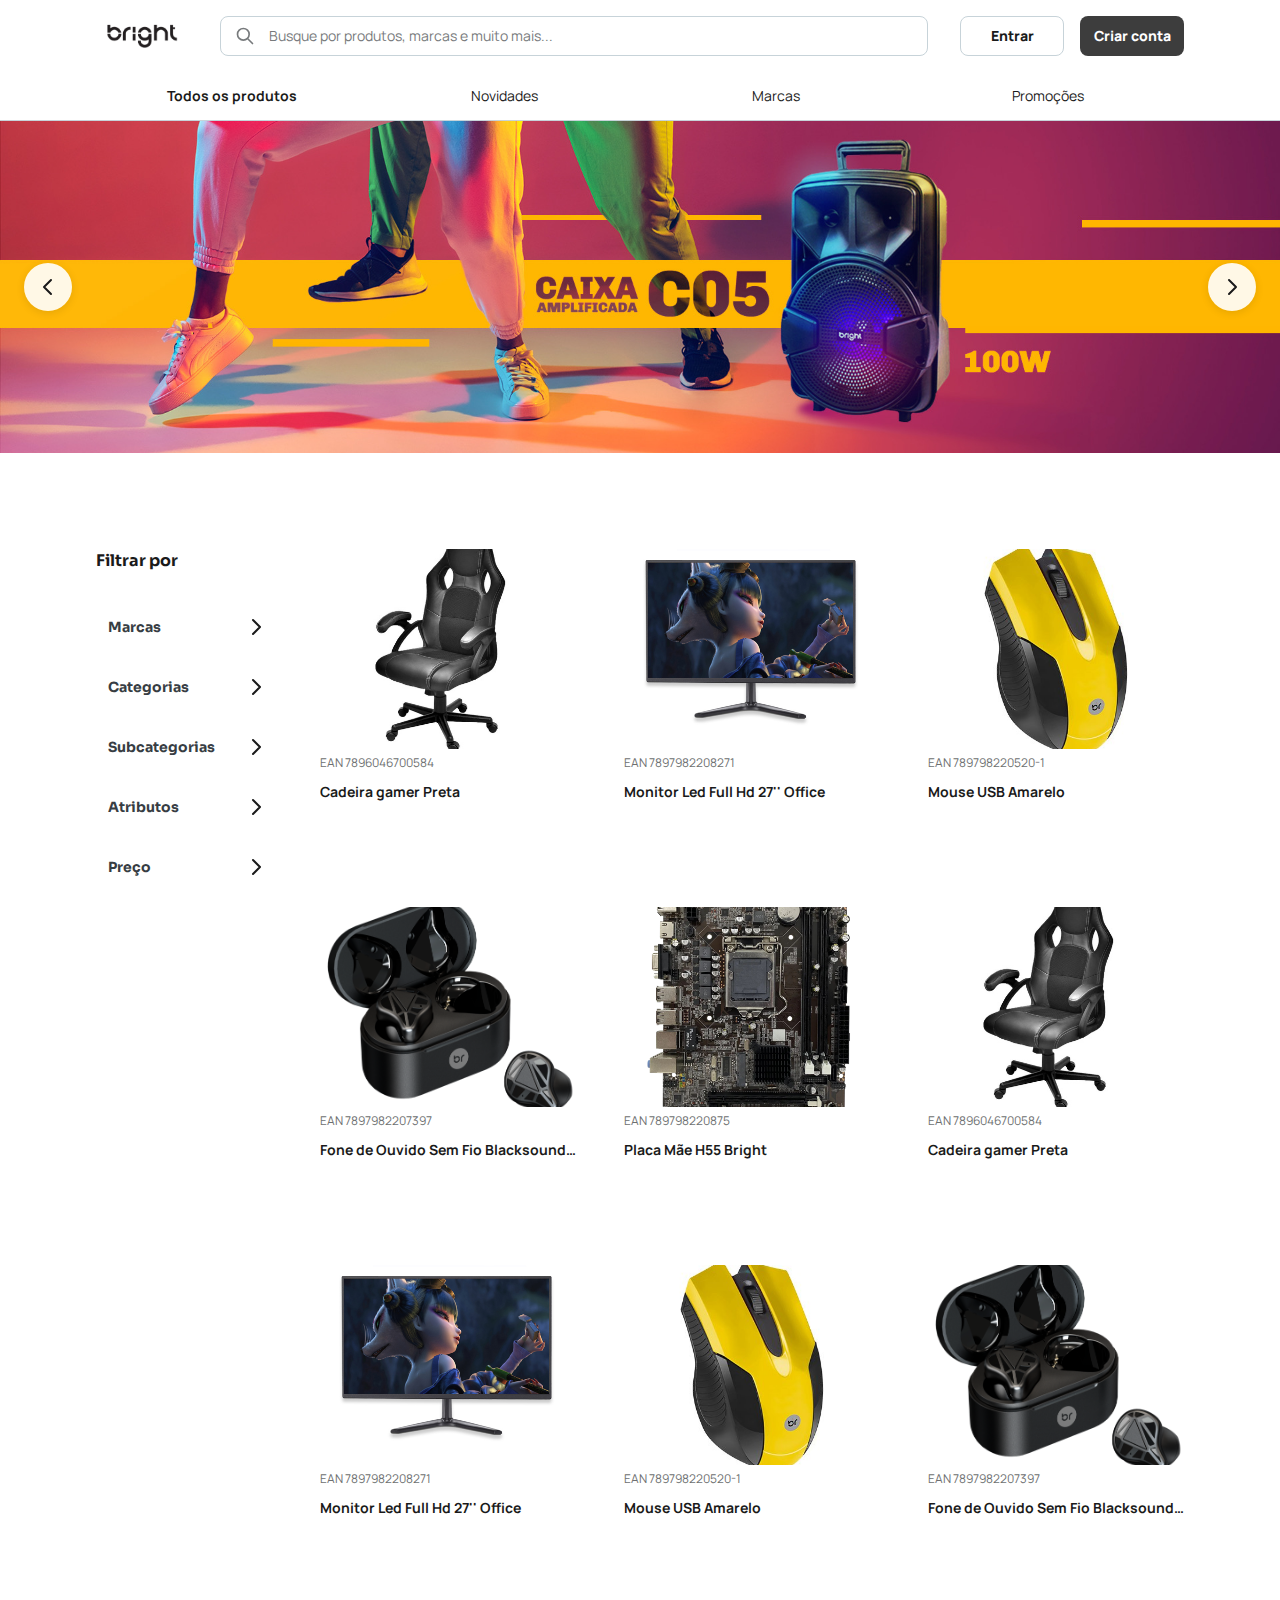
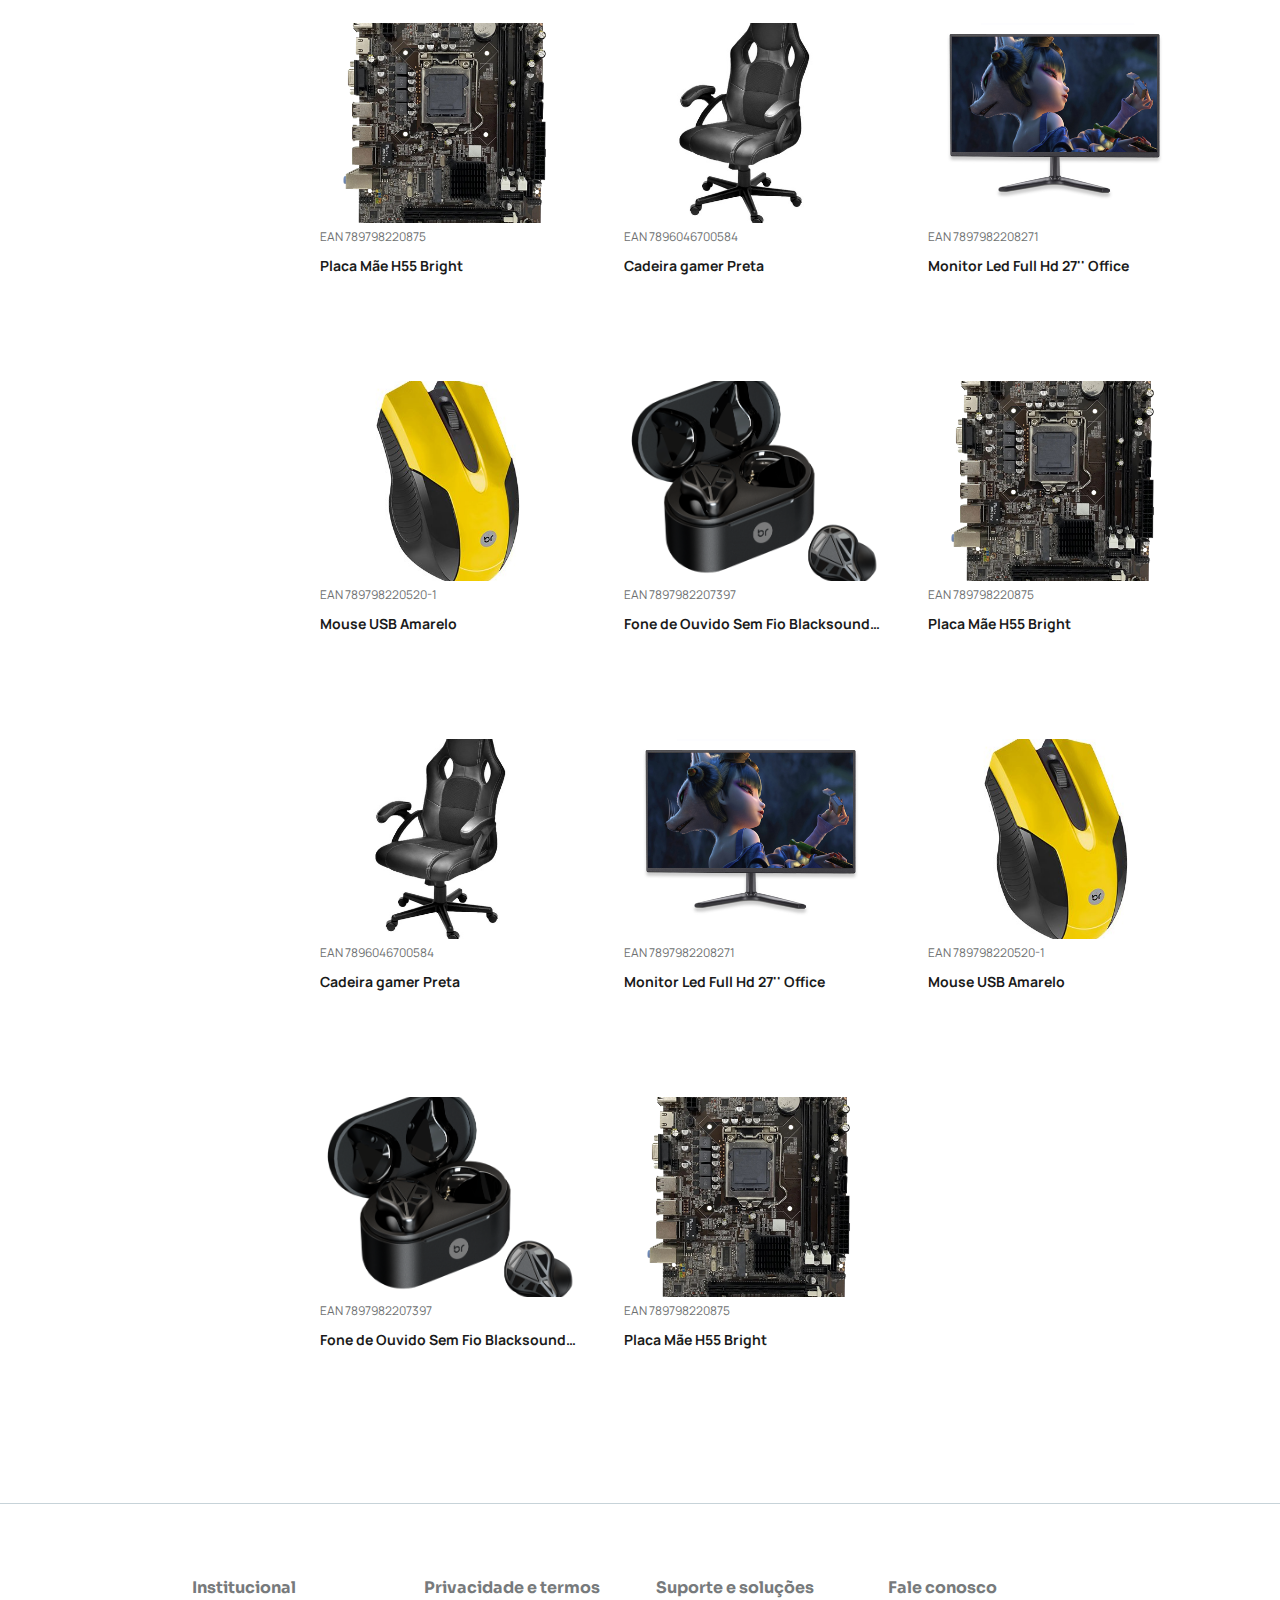
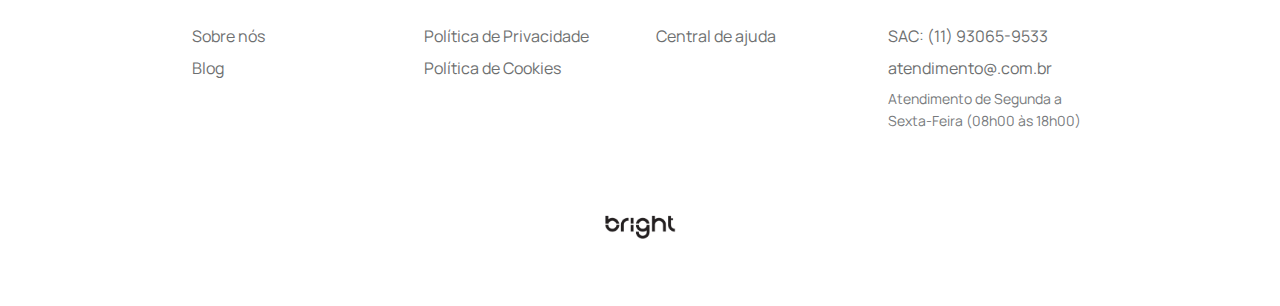
<file: category.html>
<!DOCTYPE html>
<html lang="pt-BR">
<head>
  <meta charset="UTF-8">
  <meta name="viewport" content="width=device-width, initial-scale=1.0">
  <meta name="description" content="Taiff - Categoria de Produtos">
  <title>Taiff - Categoria</title>
  
  <!-- Design Tokens -->
  <link rel="stylesheet" href="./styles/tokens.css">
  
  <!-- Base Styles -->
  <link rel="stylesheet" href="./styles/base.css">
  
  <!-- Header Component Styles -->
  <link rel="stylesheet" href="./components/header/header.css">
  
  <!-- Banners Component Styles -->
  <link rel="stylesheet" href="./components/banners/banners.css">
  
  <!-- Product Card Component Styles -->
  <link rel="stylesheet" href="./components/product-card/product-card.css">
  
  <!-- Footer Component Styles -->
  <link rel="stylesheet" href="./components/footer/footer.css">
  
  <!-- Google Fonts -->
  <link rel="preconnect" href="https://fonts.googleapis.com">
  <link rel="preconnect" href="https://fonts.gstatic.com" crossorigin>
  <link href="https://fonts.googleapis.com/css2?family=Sora:wght@400;700&family=Manrope:wght@400;700;800&display=swap" rel="stylesheet">
</head>
<body>
  <!-- Header Component -->
  <header class="header">
    <!-- Top Bar: Logo, Search, Auth -->
    <div class="header__top">
      <!-- Logo -->
      <a href="/" class="header__logo" aria-label="Taiff - Home">
        <img src="./assets/images/bright-logo.png" alt="Bright" />
      </a>

      <!-- Search Bar -->
      <form class="header__search" role="search">
        <div class="header__search-container">
          <div class="header__search-icon" aria-hidden="true">
            <svg xmlns="http://www.w3.org/2000/svg" fill="none" viewBox="0 0 24 24" stroke="currentColor">
              <path stroke-linecap="round" stroke-linejoin="round" stroke-width="2" d="M21 21l-6-6m2-5a7 7 0 11-14 0 7 7 0 0114 0z" />
            </svg>
          </div>
          <input 
            type="search" 
            class="header__search-input" 
            placeholder="Busque por produtos, marcas e muito mais..."
            aria-label="Buscar produtos"
          />
        </div>
      </form>

      <!-- Auth Buttons -->
      <div class="header__auth">
        <a href="./login.html" class="header__btn header__btn--secondary">
          Entrar
        </a>
        <a href="./register.html" class="header__btn header__btn--primary">
          Criar conta
        </a>
      </div>
    </div>

    <!-- Navigation Menu -->
    <nav class="header__nav" role="navigation" aria-label="Menu principal">
      <ul class="header__nav-list">
        <li class="header__nav-item">
          <a href="./category.html" class="header__nav-link" data-nav-item="produtos">
            Todos os produtos
          </a>
        </li>
        <li class="header__nav-item">
          <a href="./category.html" class="header__nav-link" data-nav-item="novidades">
            Novidades
          </a>
        </li>
        <li class="header__nav-item">
          <a href="./category.html" class="header__nav-link" data-nav-item="marcas">
            Marcas
          </a>
        </li>
        <li class="header__nav-item">
          <a href="./category.html" class="header__nav-link" data-nav-item="promocoes">
            Promoções
          </a>
        </li>
      </ul>
    </nav>
  </header>

  <!-- Main Content -->
  <main class="main">
    <!-- Banner Component -->
    <div class="banners">
      <div class="banners__container">
        <!-- Banner Slides -->
        <div class="banners__slides">
          <div class="banners__slide banners__slide--active">
            <img 
              src="./assets/images/Banner-Institucional-C05-v2.jpg" 
              alt="Banner Institucional" 
              class="banners__image"
            />
          </div>
          <div class="banners__slide">
            <img 
              src="./assets/images/Banner-Institucional-TANK.jpg" 
              alt="Banner Institucional Tank" 
              class="banners__image"
            />
          </div>
        </div>

        <!-- Navigation Arrows -->
        <button class="banners__arrow banners__arrow--prev" aria-label="Slide anterior">
          <svg xmlns="http://www.w3.org/2000/svg" fill="none" viewBox="0 0 24 24" stroke="currentColor">
            <path stroke-linecap="round" stroke-linejoin="round" stroke-width="2" d="M15 19l-7-7 7-7" />
          </svg>
        </button>
        <button class="banners__arrow banners__arrow--next" aria-label="Próximo slide">
          <svg xmlns="http://www.w3.org/2000/svg" fill="none" viewBox="0 0 24 24" stroke="currentColor">
            <path stroke-linecap="round" stroke-linejoin="round" stroke-width="2" d="M9 5l7 7-7 7" />
          </svg>
        </button>

        <!-- Indicators -->
        <div class="banners__indicators">
          <button class="banners__indicator banners__indicator--active" data-slide="0" aria-label="Ir para slide 1"></button>
          <button class="banners__indicator" data-slide="1" aria-label="Ir para slide 2"></button>
        </div>
      </div>
    </div>

    <!-- Category Content Area -->
    <div class="category-content">
      <!-- Filters Sidebar -->
      <aside class="category-filters">
        <div class="category-filters__header">
          <h2 class="category-filters__title">Filtrar por</h2>
        </div>
        
        <div class="category-filters__list">
          <!-- Marcas Filter -->
          <button class="category-filters__item">
            <span class="category-filters__item-text">Marcas</span>
            <svg class="category-filters__item-icon" xmlns="http://www.w3.org/2000/svg" fill="none" viewBox="0 0 24 24" stroke="currentColor">
              <path stroke-linecap="round" stroke-linejoin="round" stroke-width="2" d="M9 5l7 7-7 7" />
            </svg>
          </button>

          <!-- Categorias Filter -->
          <button class="category-filters__item">
            <span class="category-filters__item-text">Categorias</span>
            <svg class="category-filters__item-icon" xmlns="http://www.w3.org/2000/svg" fill="none" viewBox="0 0 24 24" stroke="currentColor">
              <path stroke-linecap="round" stroke-linejoin="round" stroke-width="2" d="M9 5l7 7-7 7" />
            </svg>
          </button>

          <!-- Subcategorias Filter -->
          <button class="category-filters__item">
            <span class="category-filters__item-text">Subcategorias</span>
            <svg class="category-filters__item-icon" xmlns="http://www.w3.org/2000/svg" fill="none" viewBox="0 0 24 24" stroke="currentColor">
              <path stroke-linecap="round" stroke-linejoin="round" stroke-width="2" d="M9 5l7 7-7 7" />
            </svg>
          </button>

          <!-- Atributos Filter -->
          <button class="category-filters__item">
            <span class="category-filters__item-text">Atributos</span>
            <svg class="category-filters__item-icon" xmlns="http://www.w3.org/2000/svg" fill="none" viewBox="0 0 24 24" stroke="currentColor">
              <path stroke-linecap="round" stroke-linejoin="round" stroke-width="2" d="M9 5l7 7-7 7" />
            </svg>
          </button>

          <!-- Preço Filter -->
          <button class="category-filters__item">
            <span class="category-filters__item-text">Preço</span>
            <svg class="category-filters__item-icon" xmlns="http://www.w3.org/2000/svg" fill="none" viewBox="0 0 24 24" stroke="currentColor">
              <path stroke-linecap="round" stroke-linejoin="round" stroke-width="2" d="M9 5l7 7-7 7" />
            </svg>
          </button>
        </div>
      </aside>
      
      <!-- Products Grid -->
      <div class="category-content__products" id="products-container">
        <!-- Product Card 1 -->
        <article class="product-card">
          <div class="product-card__image-container">
            <img 
              src="./assets/images/productcard-1.jpg" 
              alt="Cadeira gamer Preta" 
              class="product-card__image"
            />
          </div>
          
          <div class="product-card__info">
            <span class="product-card__ean">EAN 7896046700584</span>
            <h3 class="product-card__name">Cadeira gamer Preta</h3>
          </div>
          
          <button class="product-card__button">
            Ver preço
          </button>
        </article>

        <!-- Product Card 2 -->
        <article class="product-card">
          <div class="product-card__image-container">
            <img 
              src="./assets/images/productcard-2.jpg" 
              alt="Monitor Led Full Hd 27'' Office" 
              class="product-card__image"
            />
          </div>
          
          <div class="product-card__info">
            <span class="product-card__ean">EAN 7897982208271</span>
            <h3 class="product-card__name">Monitor Led Full Hd 27'' Office</h3>
          </div>
          
          <button class="product-card__button">
            Ver preço
          </button>
        </article>

        <!-- Product Card 3 -->
        <article class="product-card">
          <div class="product-card__image-container">
            <img 
              src="./assets/images/productcard-3.jpg" 
              alt="Mouse USB Amarelo" 
              class="product-card__image"
            />
          </div>
          
          <div class="product-card__info">
            <span class="product-card__ean">EAN 789798220520-1</span>
            <h3 class="product-card__name">Mouse USB Amarelo</h3>
          </div>
          
          <button class="product-card__button">
            Ver preço
          </button>
        </article>

        <!-- Product Card 4 -->
        <article class="product-card">
          <div class="product-card__image-container">
            <img 
              src="./assets/images/productcard-4.jpg" 
              alt="Fone de Ouvido Sem Fio Blacksound II" 
              class="product-card__image"
            />
          </div>
          
          <div class="product-card__info">
            <span class="product-card__ean">EAN 7897982207397</span>
            <h3 class="product-card__name">Fone de Ouvido Sem Fio Blacksound II</h3>
          </div>
          
          <button class="product-card__button">
            Ver preço
          </button>
        </article>

        <!-- Product Card 5 -->
        <article class="product-card">
          <div class="product-card__image-container">
            <img 
              src="./assets/images/productcard-5.jpg" 
              alt="Placa Mãe H55 Bright" 
              class="product-card__image"
            />
          </div>
          
          <div class="product-card__info">
            <span class="product-card__ean">EAN 789798220875</span>
            <h3 class="product-card__name">Placa Mãe H55 Bright</h3>
          </div>
          
          <button class="product-card__button">
            Ver preço
          </button>
        </article>

        <!-- Product Card 6 -->
        <article class="product-card">
          <div class="product-card__image-container">
            <img 
              src="./assets/images/productcard-1.jpg" 
              alt="Cadeira gamer Preta" 
              class="product-card__image"
            />
          </div>
          
          <div class="product-card__info">
            <span class="product-card__ean">EAN 7896046700584</span>
            <h3 class="product-card__name">Cadeira gamer Preta</h3>
          </div>
          
          <button class="product-card__button">
            Ver preço
          </button>
        </article>

        <!-- Product Card 7 -->
        <article class="product-card">
          <div class="product-card__image-container">
            <img 
              src="./assets/images/productcard-2.jpg" 
              alt="Monitor Led Full Hd 27'' Office" 
              class="product-card__image"
            />
          </div>
          
          <div class="product-card__info">
            <span class="product-card__ean">EAN 7897982208271</span>
            <h3 class="product-card__name">Monitor Led Full Hd 27'' Office</h3>
          </div>
          
          <button class="product-card__button">
            Ver preço
          </button>
        </article>

        <!-- Product Card 8 -->
        <article class="product-card">
          <div class="product-card__image-container">
            <img 
              src="./assets/images/productcard-3.jpg" 
              alt="Mouse USB Amarelo" 
              class="product-card__image"
            />
          </div>
          
          <div class="product-card__info">
            <span class="product-card__ean">EAN 789798220520-1</span>
            <h3 class="product-card__name">Mouse USB Amarelo</h3>
          </div>
          
          <button class="product-card__button">
            Ver preço
          </button>
        </article>

        <!-- Product Card 9 -->
        <article class="product-card">
          <div class="product-card__image-container">
            <img 
              src="./assets/images/productcard-4.jpg" 
              alt="Fone de Ouvido Sem Fio Blacksound II" 
              class="product-card__image"
            />
          </div>
          
          <div class="product-card__info">
            <span class="product-card__ean">EAN 7897982207397</span>
            <h3 class="product-card__name">Fone de Ouvido Sem Fio Blacksound II</h3>
          </div>
          
          <button class="product-card__button">
            Ver preço
          </button>
        </article>

        <!-- Product Card 10 -->
        <article class="product-card">
          <div class="product-card__image-container">
            <img 
              src="./assets/images/productcard-5.jpg" 
              alt="Placa Mãe H55 Bright" 
              class="product-card__image"
            />
          </div>
          
          <div class="product-card__info">
            <span class="product-card__ean">EAN 789798220875</span>
            <h3 class="product-card__name">Placa Mãe H55 Bright</h3>
          </div>
          
          <button class="product-card__button">
            Ver preço
          </button>
        </article>

        <!-- Product Card 11 -->
        <article class="product-card">
          <div class="product-card__image-container">
            <img 
              src="./assets/images/productcard-1.jpg" 
              alt="Cadeira gamer Preta" 
              class="product-card__image"
            />
          </div>
          
          <div class="product-card__info">
            <span class="product-card__ean">EAN 7896046700584</span>
            <h3 class="product-card__name">Cadeira gamer Preta</h3>
          </div>
          
          <button class="product-card__button">
            Ver preço
          </button>
        </article>

        <!-- Product Card 12 -->
        <article class="product-card">
          <div class="product-card__image-container">
            <img 
              src="./assets/images/productcard-2.jpg" 
              alt="Monitor Led Full Hd 27'' Office" 
              class="product-card__image"
            />
          </div>
          
          <div class="product-card__info">
            <span class="product-card__ean">EAN 7897982208271</span>
            <h3 class="product-card__name">Monitor Led Full Hd 27'' Office</h3>
          </div>
          
          <button class="product-card__button">
            Ver preço
          </button>
        </article>

        <!-- Product Card 13 -->
        <article class="product-card">
          <div class="product-card__image-container">
            <img 
              src="./assets/images/productcard-3.jpg" 
              alt="Mouse USB Amarelo" 
              class="product-card__image"
            />
          </div>
          
          <div class="product-card__info">
            <span class="product-card__ean">EAN 789798220520-1</span>
            <h3 class="product-card__name">Mouse USB Amarelo</h3>
          </div>
          
          <button class="product-card__button">
            Ver preço
          </button>
        </article>

        <!-- Product Card 14 -->
        <article class="product-card">
          <div class="product-card__image-container">
            <img 
              src="./assets/images/productcard-4.jpg" 
              alt="Fone de Ouvido Sem Fio Blacksound II" 
              class="product-card__image"
            />
          </div>
          
          <div class="product-card__info">
            <span class="product-card__ean">EAN 7897982207397</span>
            <h3 class="product-card__name">Fone de Ouvido Sem Fio Blacksound II</h3>
          </div>
          
          <button class="product-card__button">
            Ver preço
          </button>
        </article>

        <!-- Product Card 15 -->
        <article class="product-card">
          <div class="product-card__image-container">
            <img 
              src="./assets/images/productcard-5.jpg" 
              alt="Placa Mãe H55 Bright" 
              class="product-card__image"
            />
          </div>
          
          <div class="product-card__info">
            <span class="product-card__ean">EAN 789798220875</span>
            <h3 class="product-card__name">Placa Mãe H55 Bright</h3>
          </div>
          
          <button class="product-card__button">
            Ver preço
          </button>
        </article>

        <!-- Product Card 16 -->
        <article class="product-card">
          <div class="product-card__image-container">
            <img 
              src="./assets/images/productcard-1.jpg" 
              alt="Cadeira gamer Preta" 
              class="product-card__image"
            />
          </div>
          
          <div class="product-card__info">
            <span class="product-card__ean">EAN 7896046700584</span>
            <h3 class="product-card__name">Cadeira gamer Preta</h3>
          </div>
          
          <button class="product-card__button">
            Ver preço
          </button>
        </article>

        <!-- Product Card 17 -->
        <article class="product-card">
          <div class="product-card__image-container">
            <img 
              src="./assets/images/productcard-2.jpg" 
              alt="Monitor Led Full Hd 27'' Office" 
              class="product-card__image"
            />
          </div>
          
          <div class="product-card__info">
            <span class="product-card__ean">EAN 7897982208271</span>
            <h3 class="product-card__name">Monitor Led Full Hd 27'' Office</h3>
          </div>
          
          <button class="product-card__button">
            Ver preço
          </button>
        </article>

        <!-- Product Card 18 -->
        <article class="product-card">
          <div class="product-card__image-container">
            <img 
              src="./assets/images/productcard-3.jpg" 
              alt="Mouse USB Amarelo" 
              class="product-card__image"
            />
          </div>
          
          <div class="product-card__info">
            <span class="product-card__ean">EAN 789798220520-1</span>
            <h3 class="product-card__name">Mouse USB Amarelo</h3>
          </div>
          
          <button class="product-card__button">
            Ver preço
          </button>
        </article>

        <!-- Product Card 19 -->
        <article class="product-card">
          <div class="product-card__image-container">
            <img 
              src="./assets/images/productcard-4.jpg" 
              alt="Fone de Ouvido Sem Fio Blacksound II" 
              class="product-card__image"
            />
          </div>
          
          <div class="product-card__info">
            <span class="product-card__ean">EAN 7897982207397</span>
            <h3 class="product-card__name">Fone de Ouvido Sem Fio Blacksound II</h3>
          </div>
          
          <button class="product-card__button">
            Ver preço
          </button>
        </article>

        <!-- Product Card 20 -->
        <article class="product-card">
          <div class="product-card__image-container">
            <img 
              src="./assets/images/productcard-5.jpg" 
              alt="Placa Mãe H55 Bright" 
              class="product-card__image"
            />
          </div>
          
          <div class="product-card__info">
            <span class="product-card__ean">EAN 789798220875</span>
            <h3 class="product-card__name">Placa Mãe H55 Bright</h3>
          </div>
          
          <button class="product-card__button">
            Ver preço
          </button>
        </article>
      </div>
    </div>
  </main>

  <!-- Footer Component -->
  <footer class="footer">
    <!-- Footer Links Section -->
    <div class="footer__content">
      <!-- Institucional Column -->
      <div class="footer__column">
        <h3 class="footer__title">Institucional</h3>
        <ul class="footer__links">
          <li><a href="/sobre" class="footer__link">Sobre nós</a></li>
          <li><a href="/blog" class="footer__link">Blog</a></li>
        </ul>
      </div>

      <!-- Privacidade e Termos Column -->
      <div class="footer__column">
        <h3 class="footer__title">Privacidade e termos</h3>
        <ul class="footer__links">
          <li><a href="/privacidade" class="footer__link">Política de Privacidade</a></li>
          <li><a href="/cookies" class="footer__link">Política de Cookies</a></li>
        </ul>
      </div>

      <!-- Suporte e Soluções Column -->
      <div class="footer__column">
        <h3 class="footer__title">Suporte e soluções</h3>
        <ul class="footer__links">
          <li><a href="/ajuda" class="footer__link">Central de ajuda</a></li>
        </ul>
      </div>

      <!-- Fale Conosco Column -->
      <div class="footer__column footer__column--contact">
        <h3 class="footer__title">Fale conosco</h3>
        <ul class="footer__links">
          <li><a href="tel:1193065-9533" class="footer__link">SAC: (11) 93065-9533</a></li>
          <li><a href="mailto:atendimento@.com.br" class="footer__link">atendimento@.com.br</a></li>
          <li class="footer__text">Atendimento de Segunda a Sexta-Feira (08h00 às 18h00)</li>
        </ul>
      </div>
    </div>

    <!-- Footer Bottom - Logo -->
    <div class="footer__bottom">
      <a href="/" class="footer__logo" aria-label="Taiff - Home">
        <img src="assets/images/bright-logo.png" alt="Bright" />
      </a>
    </div>
  </footer>

  <!-- Component Scripts -->
  <script src="components/header/header.js"></script>
  <script src="components/banners/banners.js"></script>
  <script src="components/product-card/product-card.js"></script>
  <script src="components/footer/footer.js"></script>

  <!-- Category Page Script -->
  <script>
    // Get category type from URL parameter
    const urlParams = new URLSearchParams(window.location.search);
    const categoryType = urlParams.get('type') || 'produtos';

    // Update page title based on category
    const categoryTitles = {
      'produtos': 'Todos os produtos',
      'novidades': 'Novidades',
      'marcas': 'Marcas',
      'promocoes': 'Promoções'
    };

    // Update the title
    const titleElement = document.getElementById('category-title');
    if (titleElement && categoryTitles[categoryType]) {
      titleElement.textContent = categoryTitles[categoryType];
      document.title = `Taiff - ${categoryTitles[categoryType]}`;
    }

    // Highlight active navigation item
    const navLinks = document.querySelectorAll('.header__nav-link');
    navLinks.forEach(link => {
      const navItem = link.getAttribute('data-nav-item');
      if (navItem === categoryType) {
        link.classList.add('header__nav-link--active');
      }
    });

    // Initialize banners
    initBanners({
      autoPlay: true,
      autoPlayInterval: 5000
    });

    // Initialize product cards - navigation to product details is automatic
    initProductCards();

    console.log('Category page loaded:', categoryType);
  </script>

  <style>
    /* Category Page Specific Styles */
    .main {
      min-height: calc(100vh - 200px);
      background-color: var(--color-bg-primary);
      overflow-x: hidden;
    }

    .category-content {
      max-width: 1280px;
      margin: 0 auto;
      padding: var(--spacing-4xl) var(--spacing-4xl);
      display: flex;
      gap: 40px;
      align-items: flex-start;
      overflow-x: hidden;
    }

    .category-content__header {
      margin-bottom: var(--spacing-3xl);
    }

    .category-content__title {
      font-family: var(--font-family-primary);
      font-size: var(--font-size-title-large);
      font-weight: var(--font-weight-bold);
      color: var(--color-text-primary);
      margin: 0;
    }

    /* Filters Sidebar */
    .category-filters {
      background-color: var(--color-bg-primary);
      width: 184px;
      flex-shrink: 0;
    }

    .category-filters__header {
      margin-bottom: var(--spacing-lg);
    }

    .category-filters__title {
      font-family: var(--font-family-primary);
      font-size: var(--font-size-body-large);
      font-weight: var(--font-weight-bold);
      color: var(--color-text-primary);
      line-height: var(--line-height-relaxed);
      margin: 0;
    }

    .category-filters__list {
      display: flex;
      flex-direction: column;
    }

    .category-filters__item {
      display: flex;
      align-items: center;
      justify-content: space-between;
      padding: var(--spacing-sm) var(--spacing-sm) var(--spacing-sm) var(--spacing-sm);
      background: none;
      border: none;
      cursor: pointer;
      transition: background-color 0.2s ease;
      height: 60px;
    }

    .category-filters__item:hover {
      background-color: var(--color-bg-secondary);
    }

    .category-filters__item-text {
      font-family: var(--font-family-primary);
      font-size: 14px;
      font-weight: var(--font-weight-bold);
      color: #373d43;
      line-height: var(--line-height-relaxed);
      text-align: left;
      flex: 1;
    }

    .category-filters__item-icon {
      width: 24px;
      height: 24px;
      color: var(--color-text-primary);
      flex-shrink: 0;
    }

    /* Products Grid */
    .category-content__products {
      display: grid;
      grid-template-columns: repeat(auto-fill, minmax(200px, 1fr));
      gap: var(--spacing-2xl);
      flex: 1;
      min-width: 0;
      width: 100%;
    }

    /* Responsive */
    @media (max-width: 1024px) {
      .category-content {
        padding: var(--spacing-2xl) var(--spacing-lg);
        gap: var(--spacing-2xl);
      }

      .category-filters {
        width: 220px;
      }

      .category-content__products {
        grid-template-columns: repeat(auto-fill, minmax(180px, 1fr));
        gap: var(--spacing-xl);
      }
    }

    @media (max-width: 768px) {
      .category-content {
        padding: var(--spacing-xl) var(--spacing-md);
        flex-direction: column;
        gap: var(--spacing-xl);
      }

      .category-filters {
        width: 100%;
      }

      .category-content__title {
        font-size: var(--font-size-title-section);
      }

      .category-content__products {
        grid-template-columns: repeat(auto-fill, minmax(150px, 1fr));
        gap: var(--spacing-lg);
      }
    }

    @media (max-width: 480px) {
      .category-content__products {
        grid-template-columns: repeat(auto-fill, minmax(140px, 1fr));
        gap: var(--spacing-md);
      }
    }
  </style>
</body>
</html>
</file>
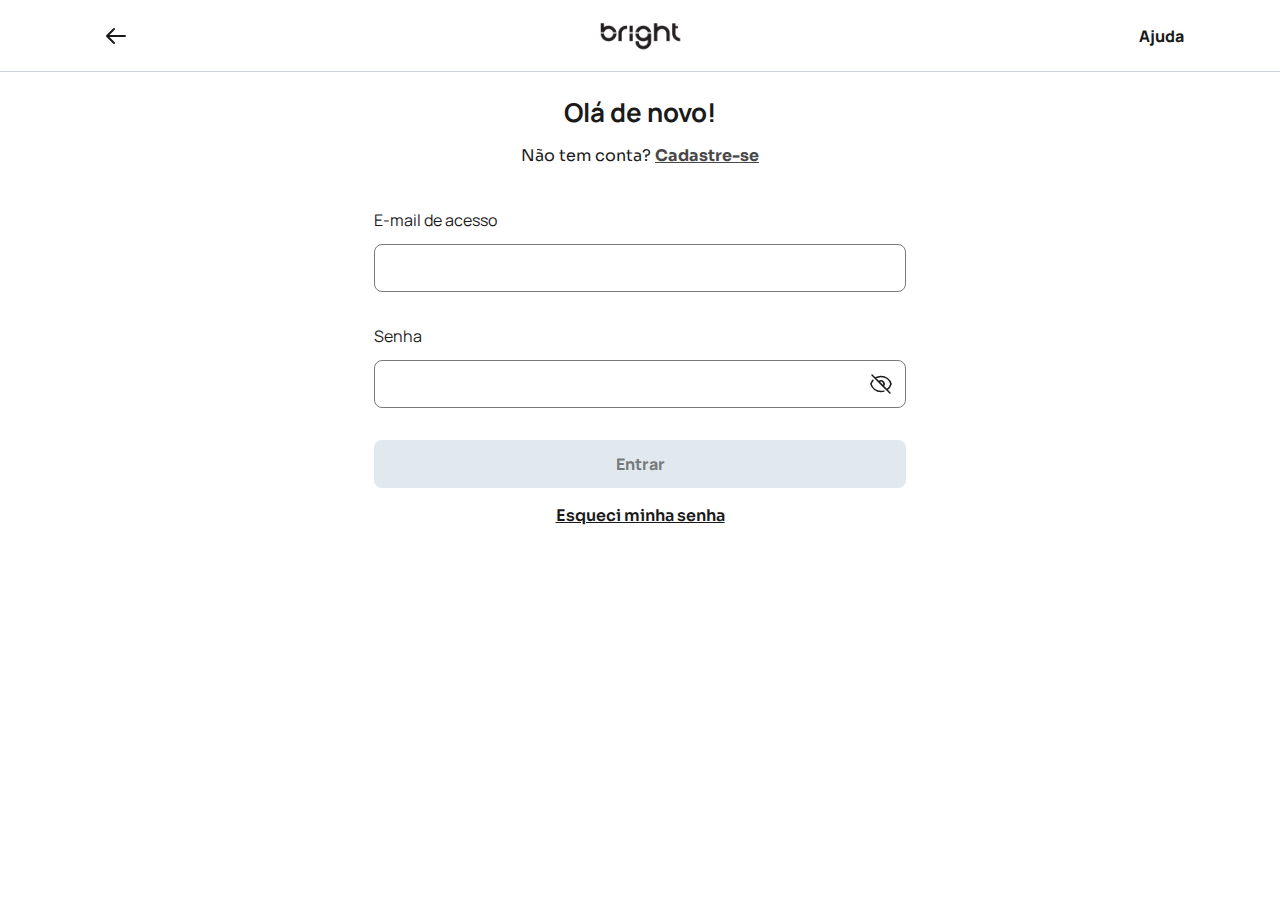
<file: login.html>
<!DOCTYPE html>
<html lang="pt-BR">
<head>
  <meta charset="UTF-8">
  <meta name="viewport" content="width=device-width, initial-scale=1.0">
  <meta name="description" content="Bright - Login">
  <title>Entrar - Bright</title>
  
  <!-- Design Tokens -->
  <link rel="stylesheet" href="./styles/tokens.css">
  
  <!-- Base Styles -->
  <link rel="stylesheet" href="./styles/base.css">
  
  <!-- Login Page Styles -->
  <link rel="stylesheet" href="./styles/login.css">
  
  <!-- Google Fonts -->
  <link rel="preconnect" href="https://fonts.googleapis.com">
  <link rel="preconnect" href="https://fonts.gstatic.com" crossorigin>
  <link href="https://fonts.googleapis.com/css2?family=Sora:wght@400;600;700&family=Manrope:wght@400;700;800&display=swap" rel="stylesheet">
</head>
<body class="login-page">
  <!-- Login Header -->
  <header class="login-header">
    <a href="./index.html" class="login-header__back" aria-label="Voltar para página inicial">
      <svg xmlns="http://www.w3.org/2000/svg" fill="none" viewBox="0 0 24 24" stroke="currentColor">
        <path stroke-linecap="round" stroke-linejoin="round" stroke-width="2" d="M10 19l-7-7m0 0l7-7m-7 7h18" />
      </svg>
    </a>
    
    <a href="./index.html" class="login-header__logo" aria-label="Bright - Home">
      <img src="./assets/images/bright-logo.png" alt="Bright" />
    </a>
    
    <a href="#" class="login-header__help">
      Ajuda
    </a>
  </header>

  <!-- Main Content -->
  <main class="login-content">
    <div class="login-form-container">
      <!-- Title Section -->
      <div class="login-form__header">
        <h1 class="login-form__title">Olá de novo!</h1>
        <p class="login-form__subtitle">
          Não tem conta? <a href="./register.html" class="login-form__register-link">Cadastre-se</a>
        </p>
      </div>

      <!-- Login Form -->
      <form class="login-form" id="loginForm">
        <!-- Email Input -->
        <div class="login-form__field">
          <label for="email" class="login-form__label">E-mail de acesso</label>
          <div class="login-form__input-container">
            <input 
              type="email" 
              id="email" 
              name="email" 
              class="login-form__input"
              autocomplete="email"
              required
            />
          </div>
        </div>

        <!-- Password Input -->
        <div class="login-form__field">
          <label for="password" class="login-form__label">Senha</label>
          <div class="login-form__input-container login-form__input-container--password">
            <input 
              type="password" 
              id="password" 
              name="password" 
              class="login-form__input"
              autocomplete="current-password"
              required
            />
            <button 
              type="button" 
              class="login-form__toggle-password" 
              aria-label="Mostrar senha"
              data-show="false"
            >
              <!-- Eye Slash Icon (password hidden) -->
              <svg class="login-form__eye-icon login-form__eye-icon--hidden" xmlns="http://www.w3.org/2000/svg" fill="none" viewBox="0 0 24 24" stroke="currentColor">
                <path stroke-linecap="round" stroke-linejoin="round" stroke-width="1.5" d="M3.98 8.223A10.477 10.477 0 001.934 12C3.226 16.338 7.244 19.5 12 19.5c.993 0 1.953-.138 2.863-.395M6.228 6.228A10.45 10.45 0 0112 4.5c4.756 0 8.773 3.162 10.065 7.498a10.523 10.523 0 01-4.293 5.774M6.228 6.228L3 3m3.228 3.228l3.65 3.65m7.894 7.894L21 21m-3.228-3.228l-3.65-3.65m0 0a3 3 0 10-4.243-4.243m4.242 4.242L9.88 9.88" />
              </svg>
              <!-- Eye Icon (password visible) -->
              <svg class="login-form__eye-icon login-form__eye-icon--visible" xmlns="http://www.w3.org/2000/svg" fill="none" viewBox="0 0 24 24" stroke="currentColor">
                <path stroke-linecap="round" stroke-linejoin="round" stroke-width="1.5" d="M2.036 12.322a1.012 1.012 0 010-.639C3.423 7.51 7.36 4.5 12 4.5c4.638 0 8.573 3.007 9.963 7.178.07.207.07.431 0 .639C20.577 16.49 16.64 19.5 12 19.5c-4.638 0-8.573-3.007-9.963-7.178z" />
                <path stroke-linecap="round" stroke-linejoin="round" stroke-width="1.5" d="M15 12a3 3 0 11-6 0 3 3 0 016 0z" />
              </svg>
            </button>
          </div>
        </div>

        <!-- Submit Button & Forgot Password -->
        <div class="login-form__actions">
          <button type="submit" class="login-form__submit" id="submitBtn" disabled>
            Entrar
          </button>
          
          <a href="#" class="login-form__forgot-password">
            Esqueci minha senha
          </a>
        </div>
      </form>
    </div>
  </main>

  <script>
    // Login Form Functionality
    (function() {
      const form = document.getElementById('loginForm');
      const emailInput = document.getElementById('email');
      const passwordInput = document.getElementById('password');
      const submitBtn = document.getElementById('submitBtn');
      const togglePasswordBtn = document.querySelector('.login-form__toggle-password');

      // Validate form and enable/disable submit button
      function validateForm() {
        const isEmailValid = emailInput.value.trim() !== '' && emailInput.validity.valid;
        const isPasswordValid = passwordInput.value.trim() !== '';
        
        if (isEmailValid && isPasswordValid) {
          submitBtn.disabled = false;
        } else {
          submitBtn.disabled = true;
        }
      }

      // Toggle password visibility
      function togglePassword() {
        const isShowing = togglePasswordBtn.getAttribute('data-show') === 'true';
        
        if (isShowing) {
          passwordInput.type = 'password';
          togglePasswordBtn.setAttribute('data-show', 'false');
          togglePasswordBtn.setAttribute('aria-label', 'Mostrar senha');
        } else {
          passwordInput.type = 'text';
          togglePasswordBtn.setAttribute('data-show', 'true');
          togglePasswordBtn.setAttribute('aria-label', 'Ocultar senha');
        }
      }

      // Event listeners
      emailInput.addEventListener('input', validateForm);
      passwordInput.addEventListener('input', validateForm);
      togglePasswordBtn.addEventListener('click', togglePassword);

      // Form submission
      form.addEventListener('submit', function(e) {
        e.preventDefault();
        
        if (!submitBtn.disabled) {
          // Here you would typically send the login request
          console.log('Login submitted:', {
            email: emailInput.value,
            password: passwordInput.value
          });
          
          // For demo purposes, redirect to home
          // window.location.href = './index.html';
        }
      });
    })();
  </script>
</body>
</html>
</file>
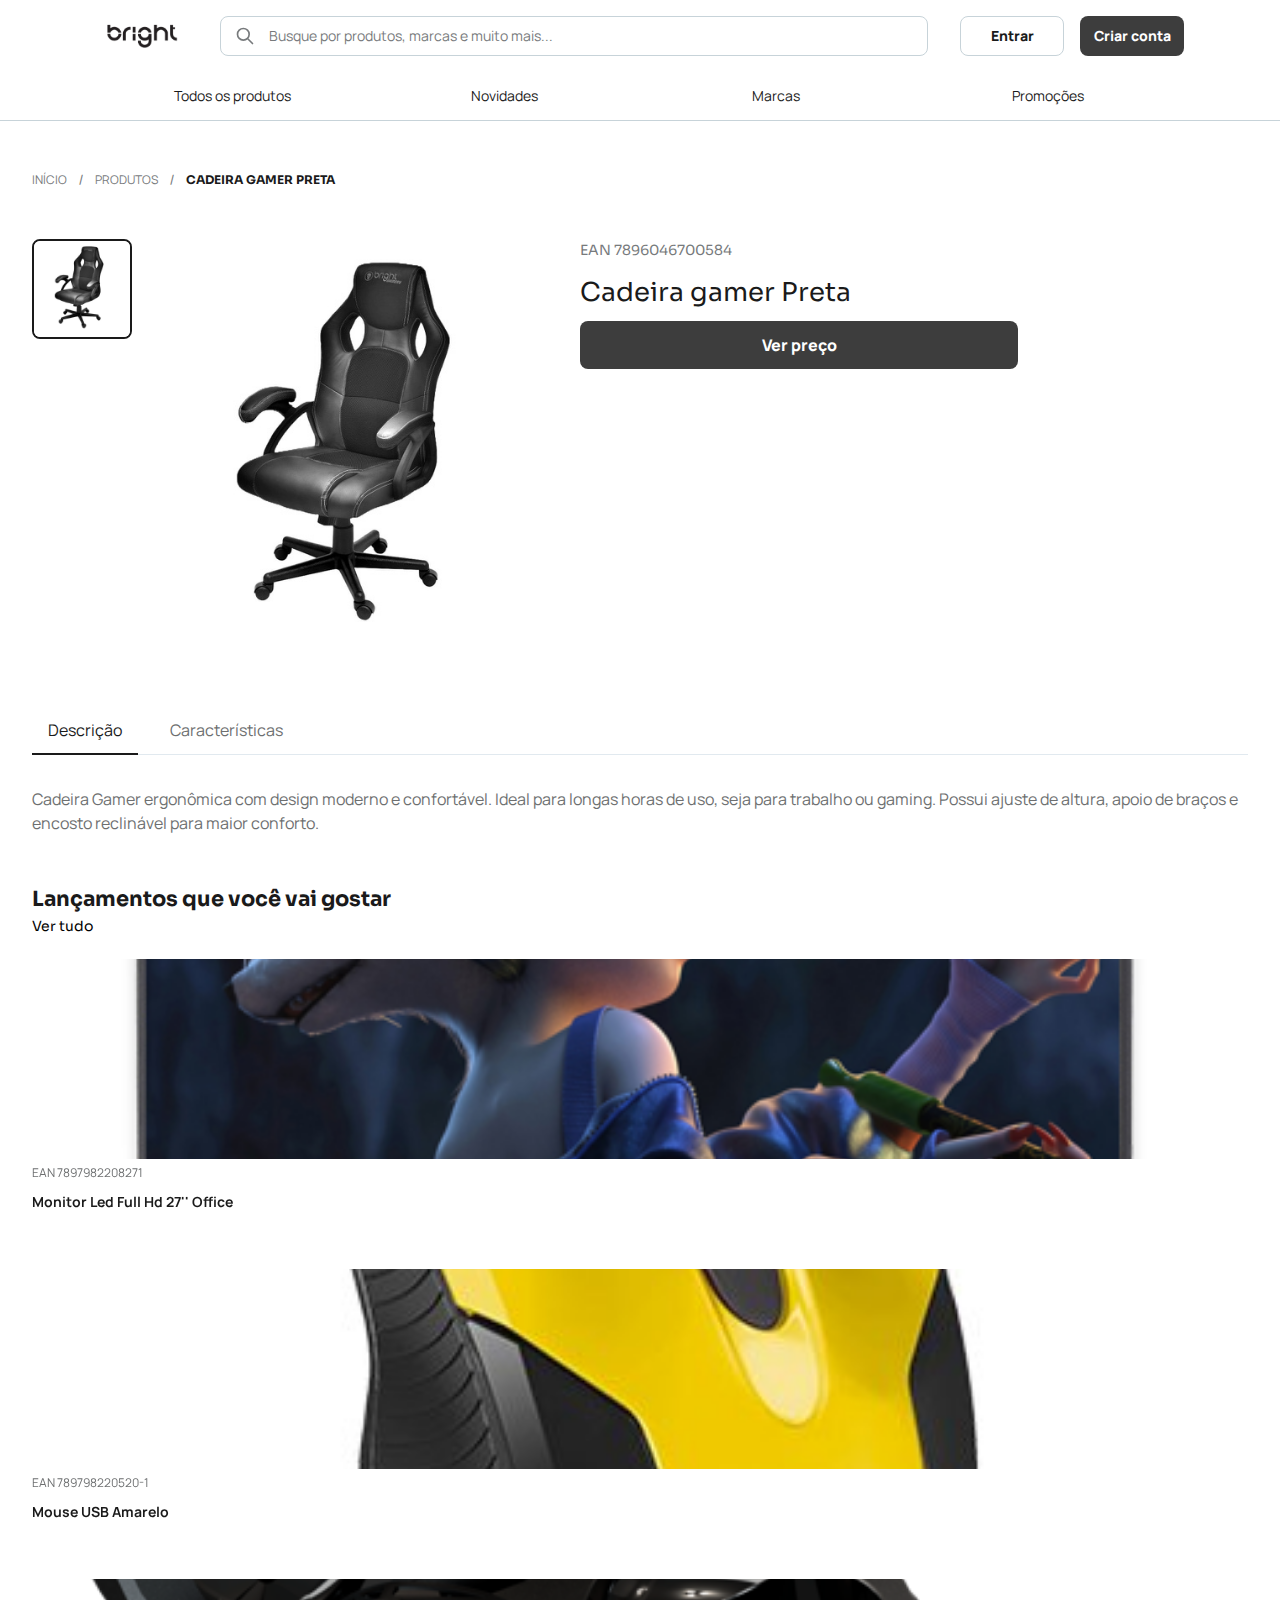
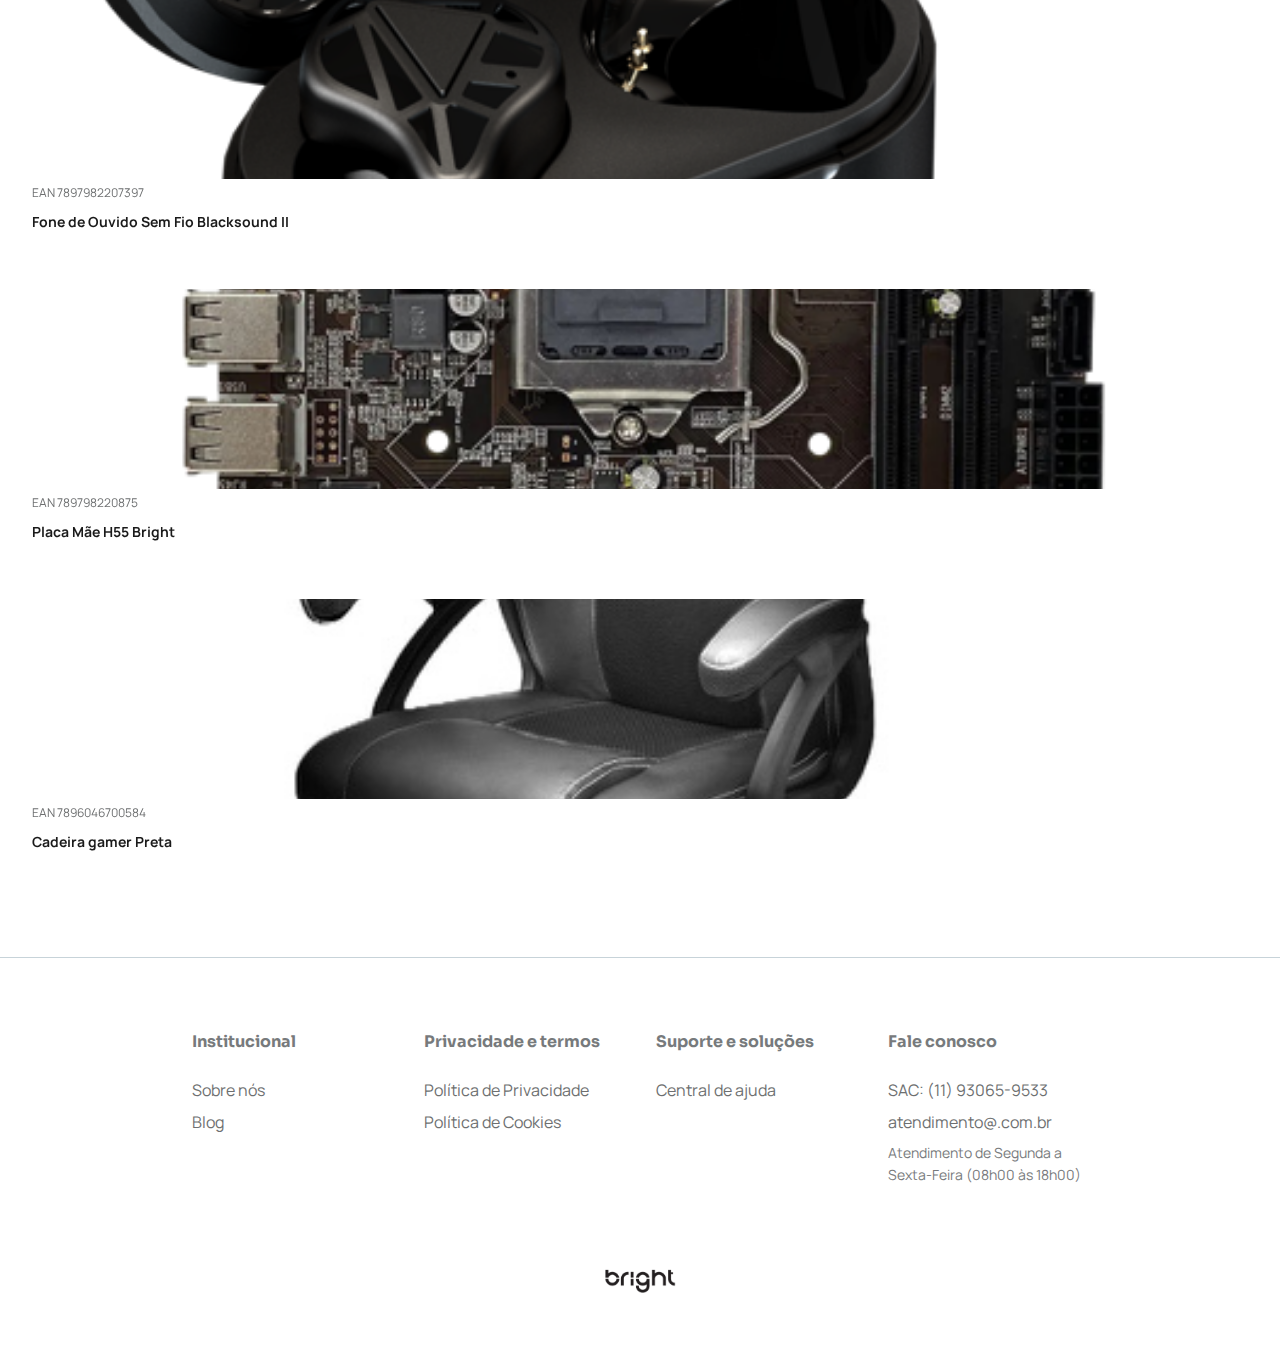
<file: product-details.html>
<!DOCTYPE html>
<html lang="pt-BR">
<head>
  <meta charset="UTF-8">
  <meta name="viewport" content="width=device-width, initial-scale=1.0">
  <meta name="description" content="Bright - Detalhes do Produto">
  <title>Bright - Detalhes do Produto</title>
  
  <!-- Design Tokens -->
  <link rel="stylesheet" href="./styles/tokens.css">
  
  <!-- Base Styles -->
  <link rel="stylesheet" href="./styles/base.css">
  
  <!-- Header Component Styles -->
  <link rel="stylesheet" href="./components/header/header.css">
  
  <!-- Product Card Component Styles -->
  <link rel="stylesheet" href="./components/product-card/product-card.css">
  
  <!-- Footer Component Styles -->
  <link rel="stylesheet" href="./components/footer/footer.css">
  
  <!-- Product Details Page Styles -->
  <link rel="stylesheet" href="./styles/product-details.css">
  
  <!-- Google Fonts -->
  <link rel="preconnect" href="https://fonts.googleapis.com">
  <link rel="preconnect" href="https://fonts.gstatic.com" crossorigin>
  <link href="https://fonts.googleapis.com/css2?family=Sora:wght@400;700&family=Manrope:wght@400;700;800&display=swap" rel="stylesheet">
</head>
<body>
  <!-- Header Component -->
  <header class="header">
    <!-- Top Bar: Logo, Search, Auth -->
    <div class="header__top">
      <!-- Logo -->
      <a href="/" class="header__logo" aria-label="Bright - Home">
        <img src="./assets/images/bright-logo.png" alt="Bright" />
      </a>

      <!-- Search Bar -->
      <form class="header__search" role="search">
        <div class="header__search-container">
          <div class="header__search-icon" aria-hidden="true">
            <svg xmlns="http://www.w3.org/2000/svg" fill="none" viewBox="0 0 24 24" stroke="currentColor">
              <path stroke-linecap="round" stroke-linejoin="round" stroke-width="2" d="M21 21l-6-6m2-5a7 7 0 11-14 0 7 7 0 0114 0z" />
            </svg>
          </div>
          <input 
            type="search" 
            class="header__search-input" 
            placeholder="Busque por produtos, marcas e muito mais..."
            aria-label="Buscar produtos"
          />
        </div>
      </form>

      <!-- Auth Buttons -->
      <div class="header__auth">
        <a href="/login" class="header__btn header__btn--secondary">
          Entrar
        </a>
        <a href="/register" class="header__btn header__btn--primary">
          Criar conta
        </a>
      </div>
    </div>

    <!-- Navigation Menu -->
    <nav class="header__nav" role="navigation" aria-label="Menu principal">
      <ul class="header__nav-list">
        <li class="header__nav-item">
          <a href="./category.html" class="header__nav-link" data-nav-item="produtos">
            Todos os produtos
          </a>
        </li>
        <li class="header__nav-item">
          <a href="./category.html" class="header__nav-link" data-nav-item="novidades">
            Novidades
          </a>
        </li>
        <li class="header__nav-item">
          <a href="./category.html" class="header__nav-link" data-nav-item="marcas">
            Marcas
          </a>
        </li>
        <li class="header__nav-item">
          <a href="./category.html" class="header__nav-link" data-nav-item="promocoes">
            Promoções
          </a>
        </li>
      </ul>
    </nav>
  </header>

  <!-- Main Content -->
  <main class="main">
    <div class="product-details">
      <!-- Breadcrumb Navigation -->
      <nav class="breadcrumb" aria-label="Breadcrumb">
        <ol class="breadcrumb__list">
          <li class="breadcrumb__item">
            <a href="./index.html" class="breadcrumb__link">INÍCIO</a>
          </li>
          <li class="breadcrumb__separator">/</li>
          <li class="breadcrumb__item">
            <a href="./category.html" class="breadcrumb__link" id="breadcrumb-category">PRODUTOS</a>
          </li>
          <li class="breadcrumb__separator">/</li>
          <li class="breadcrumb__item breadcrumb__item--current">
            <span id="breadcrumb-product">CADEIRA GAMER PRETA</span>
          </li>
        </ol>
      </nav>

      <!-- Product Content -->
      <div class="product-details__content">
        <!-- Product Gallery -->
        <div class="product-gallery">
          <!-- Thumbnails -->
          <div class="product-gallery__thumbnails">
            <button class="product-gallery__thumbnail product-gallery__thumbnail--active" data-index="0">
              <img src="./assets/images/productcard-1.jpg" alt="Thumbnail 1" />
            </button>
          </div>
          
          <!-- Main Image -->
          <div class="product-gallery__main">
            <img 
              src="./assets/images/productcard-1.jpg" 
              alt="Cadeira gamer Preta" 
              class="product-gallery__image"
              id="main-product-image"
            />
          </div>
        </div>

        <!-- Product Info -->
        <div class="product-info">
          <div class="product-info__header">
            <span class="product-info__ean" id="product-ean">EAN 7896046700584</span>
            <h1 class="product-info__name" id="product-name">Cadeira gamer Preta</h1>
          </div>
          
          <button class="product-info__cta">
            Ver preço
          </button>
        </div>
      </div>

      <!-- Product Tabs Section -->
      <div class="product-tabs">
        <div class="product-tabs__header">
          <button class="product-tabs__tab product-tabs__tab--active" data-tab="description">
            Descrição
          </button>
          <button class="product-tabs__tab" data-tab="features">
            Características
          </button>
        </div>
        
        <div class="product-tabs__content">
          <div class="product-tabs__panel product-tabs__panel--active" id="tab-description">
            <p class="product-tabs__text" id="product-description">
              Cadeira Gamer ergonômica com design moderno e confortável. Ideal para longas horas de uso, seja para trabalho ou gaming. Possui ajuste de altura, apoio de braços e encosto reclinável para maior conforto.
            </p>
          </div>
          <div class="product-tabs__panel" id="tab-features">
            <ul class="product-tabs__features-list">
              <li>Material: Couro sintético premium</li>
              <li>Peso máximo suportado: 120kg</li>
              <li>Altura ajustável: 45-55cm</li>
              <li>Reclinação: até 180°</li>
              <li>Apoio de braços ajustáveis</li>
            </ul>
          </div>
        </div>
      </div>

      <!-- Related Products Carousel -->
      <section class="product-carousel">
        <div class="product-carousel__header">
          <div class="product-carousel__title-group">
            <h2 class="product-carousel__title">Lançamentos que você vai gostar</h2>
            <button class="product-carousel__view-all">Ver tudo</button>
          </div>
          <div class="product-carousel__arrows">
            <button class="product-carousel__arrow product-carousel__arrow--prev" aria-label="Anterior">
              <svg xmlns="http://www.w3.org/2000/svg" fill="none" viewBox="0 0 24 24" stroke="currentColor">
                <path stroke-linecap="round" stroke-linejoin="round" stroke-width="2" d="M15 19l-7-7 7-7" />
              </svg>
            </button>
            <button class="product-carousel__arrow product-carousel__arrow--next" aria-label="Próximo">
              <svg xmlns="http://www.w3.org/2000/svg" fill="none" viewBox="0 0 24 24" stroke="currentColor">
                <path stroke-linecap="round" stroke-linejoin="round" stroke-width="2" d="M9 5l7 7-7 7" />
              </svg>
            </button>
          </div>
        </div>
        
        <div class="product-carousel__grid">
          <!-- Related Product 1 -->
          <article class="product-card" data-product-id="1" data-product-ean="7896046700584" data-product-name="Cadeira gamer Preta" data-product-image="./assets/images/productcard-1.jpg">
            <div class="product-card__image-container">
              <img src="./assets/images/productcard-2.jpg" alt="Monitor Led Full Hd 27'' Office" class="product-card__image" />
            </div>
            <div class="product-card__info">
              <span class="product-card__ean">EAN 7897982208271</span>
              <h3 class="product-card__name">Monitor Led Full Hd 27'' Office</h3>
            </div>
            <button class="product-card__button">Ver preço</button>
          </article>

          <!-- Related Product 2 -->
          <article class="product-card" data-product-id="2" data-product-ean="7897982208271" data-product-name="Monitor Led Full Hd 27'' Office" data-product-image="./assets/images/productcard-2.jpg">
            <div class="product-card__image-container">
              <img src="./assets/images/productcard-3.jpg" alt="Mouse USB Amarelo" class="product-card__image" />
            </div>
            <div class="product-card__info">
              <span class="product-card__ean">EAN 789798220520-1</span>
              <h3 class="product-card__name">Mouse USB Amarelo</h3>
            </div>
            <button class="product-card__button">Ver preço</button>
          </article>

          <!-- Related Product 3 -->
          <article class="product-card" data-product-id="3" data-product-ean="789798220520-1" data-product-name="Mouse USB Amarelo" data-product-image="./assets/images/productcard-3.jpg">
            <div class="product-card__image-container">
              <img src="./assets/images/productcard-4.jpg" alt="Fone de Ouvido Sem Fio Blacksound II" class="product-card__image" />
            </div>
            <div class="product-card__info">
              <span class="product-card__ean">EAN 7897982207397</span>
              <h3 class="product-card__name">Fone de Ouvido Sem Fio Blacksound II</h3>
            </div>
            <button class="product-card__button">Ver preço</button>
          </article>

          <!-- Related Product 4 -->
          <article class="product-card" data-product-id="4" data-product-ean="7897982207397" data-product-name="Fone de Ouvido Sem Fio Blacksound II" data-product-image="./assets/images/productcard-4.jpg">
            <div class="product-card__image-container">
              <img src="./assets/images/productcard-5.jpg" alt="Placa Mãe H55 Bright" class="product-card__image" />
            </div>
            <div class="product-card__info">
              <span class="product-card__ean">EAN 789798220875</span>
              <h3 class="product-card__name">Placa Mãe H55 Bright</h3>
            </div>
            <button class="product-card__button">Ver preço</button>
          </article>

          <!-- Related Product 5 -->
          <article class="product-card" data-product-id="5" data-product-ean="789798220875" data-product-name="Placa Mãe H55 Bright" data-product-image="./assets/images/productcard-5.jpg">
            <div class="product-card__image-container">
              <img src="./assets/images/productcard-1.jpg" alt="Cadeira gamer Preta" class="product-card__image" />
            </div>
            <div class="product-card__info">
              <span class="product-card__ean">EAN 7896046700584</span>
              <h3 class="product-card__name">Cadeira gamer Preta</h3>
            </div>
            <button class="product-card__button">Ver preço</button>
          </article>
        </div>
      </section>
    </div>
  </main>

  <!-- Footer Component -->
  <footer class="footer">
    <!-- Footer Links Section -->
    <div class="footer__content">
      <!-- Institucional Column -->
      <div class="footer__column">
        <h3 class="footer__title">Institucional</h3>
        <ul class="footer__links">
          <li><a href="/sobre" class="footer__link">Sobre nós</a></li>
          <li><a href="/blog" class="footer__link">Blog</a></li>
        </ul>
      </div>

      <!-- Privacidade e Termos Column -->
      <div class="footer__column">
        <h3 class="footer__title">Privacidade e termos</h3>
        <ul class="footer__links">
          <li><a href="/privacidade" class="footer__link">Política de Privacidade</a></li>
          <li><a href="/cookies" class="footer__link">Política de Cookies</a></li>
        </ul>
      </div>

      <!-- Suporte e Soluções Column -->
      <div class="footer__column">
        <h3 class="footer__title">Suporte e soluções</h3>
        <ul class="footer__links">
          <li><a href="/ajuda" class="footer__link">Central de ajuda</a></li>
        </ul>
      </div>

      <!-- Fale Conosco Column -->
      <div class="footer__column footer__column--contact">
        <h3 class="footer__title">Fale conosco</h3>
        <ul class="footer__links">
          <li><a href="tel:1193065-9533" class="footer__link">SAC: (11) 93065-9533</a></li>
          <li><a href="mailto:atendimento@.com.br" class="footer__link">atendimento@.com.br</a></li>
          <li class="footer__text">Atendimento de Segunda a Sexta-Feira (08h00 às 18h00)</li>
        </ul>
      </div>
    </div>

    <!-- Footer Bottom - Logo -->
    <div class="footer__bottom">
      <a href="/" class="footer__logo" aria-label="Bright - Home">
        <img src="assets/images/bright-logo.png" alt="Bright" />
      </a>
    </div>
  </footer>

  <!-- Component Scripts -->
  <script src="components/header/header.js"></script>
  <script src="components/product-card/product-card.js"></script>
  <script src="components/footer/footer.js"></script>

  <!-- Product Details Page Script -->
  <script>
    // Get product data from URL parameters
    const urlParams = new URLSearchParams(window.location.search);
    const productId = urlParams.get('id');
    const productName = urlParams.get('name') || 'Cadeira gamer Preta';
    const productEan = urlParams.get('ean') || 'EAN 7896046700584';
    const productImage = urlParams.get('image') || './assets/images/productcard-1.jpg';

    // Update page content with product data
    document.getElementById('product-name').textContent = productName;
    document.getElementById('product-ean').textContent = productEan;
    document.getElementById('main-product-image').src = productImage;
    document.getElementById('main-product-image').alt = productName;
    document.getElementById('breadcrumb-product').textContent = productName.toUpperCase();
    
    // Update page title
    document.title = `Bright - ${productName}`;

    // Update thumbnail
    const thumbnail = document.querySelector('.product-gallery__thumbnail img');
    if (thumbnail) {
      thumbnail.src = productImage;
    }

    // Tab switching functionality
    const tabs = document.querySelectorAll('.product-tabs__tab');
    const panels = document.querySelectorAll('.product-tabs__panel');

    tabs.forEach(tab => {
      tab.addEventListener('click', () => {
        const targetTab = tab.dataset.tab;
        
        // Update active tab
        tabs.forEach(t => t.classList.remove('product-tabs__tab--active'));
        tab.classList.add('product-tabs__tab--active');
        
        // Update active panel
        panels.forEach(panel => {
          panel.classList.remove('product-tabs__panel--active');
          if (panel.id === `tab-${targetTab}`) {
            panel.classList.add('product-tabs__panel--active');
          }
        });
      });
    });

    // Thumbnail click functionality
    const thumbnails = document.querySelectorAll('.product-gallery__thumbnail');
    const mainImage = document.getElementById('main-product-image');

    thumbnails.forEach(thumb => {
      thumb.addEventListener('click', () => {
        // Update active thumbnail
        thumbnails.forEach(t => t.classList.remove('product-gallery__thumbnail--active'));
        thumb.classList.add('product-gallery__thumbnail--active');
        
        // Update main image
        const thumbImg = thumb.querySelector('img');
        mainImage.src = thumbImg.src;
      });
    });

    // Initialize related product cards - navigation to product details is automatic
    initProductCards();

    console.log('Product details page loaded:', productName);
  </script>
</body>
</html>
</file>
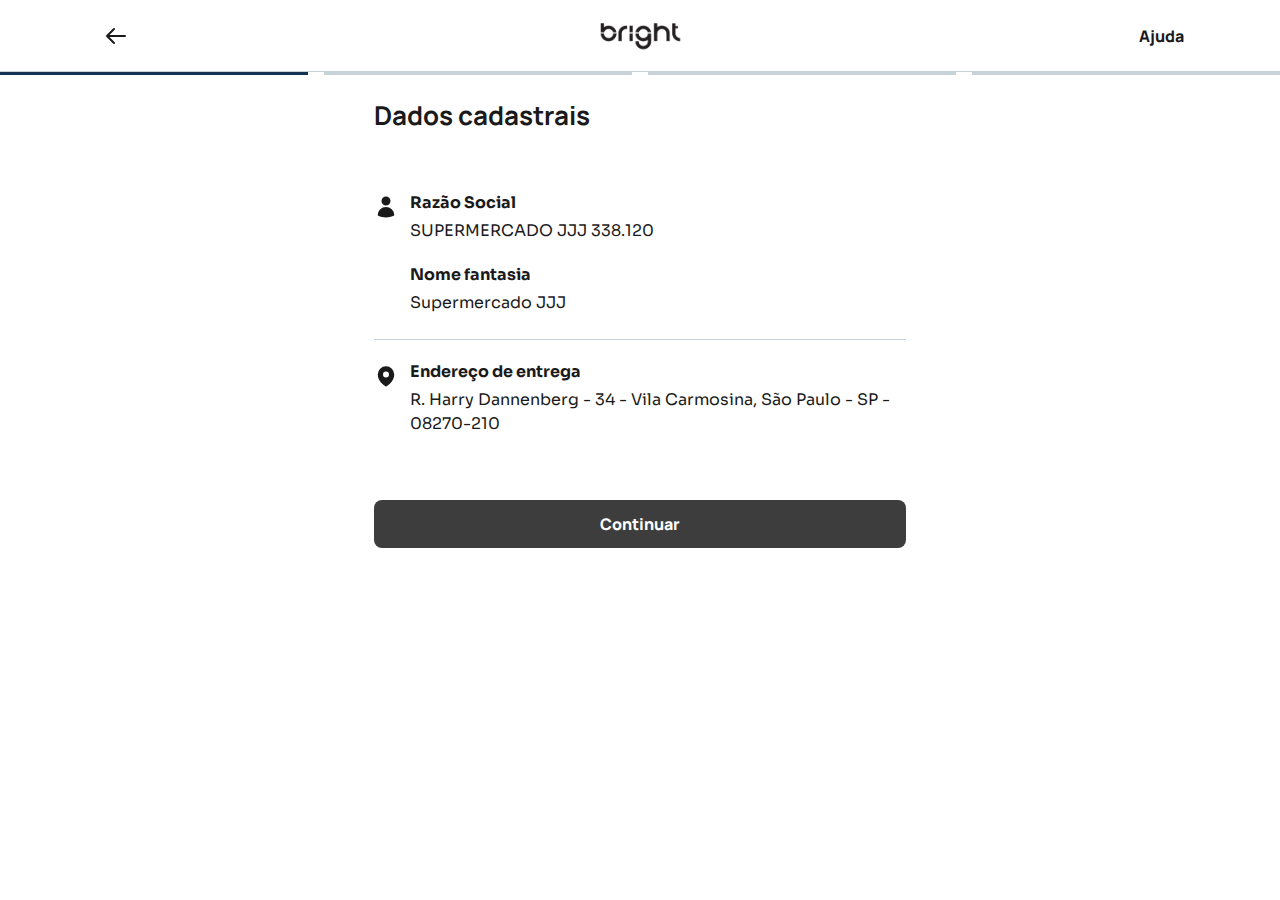
<file: sign-up-step2.html>
<!DOCTYPE html>
<html lang="pt-BR">
<head>
  <meta charset="UTF-8">
  <meta name="viewport" content="width=device-width, initial-scale=1.0">
  <meta name="description" content="Bright - Dados Cadastrais">
  <title>Dados Cadastrais - Bright</title>
  
  <!-- Design Tokens -->
  <link rel="stylesheet" href="./styles/tokens.css">
  
  <!-- Base Styles -->
  <link rel="stylesheet" href="./styles/base.css">
  
  <!-- Login/Auth Page Styles -->
  <link rel="stylesheet" href="./styles/login.css">
  
  <!-- Sign-up Steps Styles -->
  <link rel="stylesheet" href="./styles/sign-up-steps.css">
  
  <!-- Google Fonts -->
  <link rel="preconnect" href="https://fonts.googleapis.com">
  <link rel="preconnect" href="https://fonts.gstatic.com" crossorigin>
  <link href="https://fonts.googleapis.com/css2?family=Sora:wght@400;600;700&family=Manrope:wght@400;700;800&display=swap" rel="stylesheet">
</head>
<body class="login-page">
  <!-- Header -->
  <header class="login-header">
    <a href="./sign-up.html" class="login-header__back" aria-label="Voltar para etapa anterior">
      <svg xmlns="http://www.w3.org/2000/svg" fill="none" viewBox="0 0 24 24" stroke="currentColor">
        <path stroke-linecap="round" stroke-linejoin="round" stroke-width="2" d="M10 19l-7-7m0 0l7-7m-7 7h18" />
      </svg>
    </a>
    
    <a href="./index.html" class="login-header__logo" aria-label="Bright - Home">
      <img src="./assets/images/bright-logo.png" alt="Bright" />
    </a>
    
    <a href="#" class="login-header__help">
      Ajuda
    </a>
  </header>

  <!-- Progress Bar -->
  <div class="signup-progress">
    <div class="signup-progress__bar signup-progress__bar--active"></div>
    <div class="signup-progress__bar"></div>
    <div class="signup-progress__bar"></div>
    <div class="signup-progress__bar"></div>
  </div>

  <!-- Main Content -->
  <main class="login-content">
    <div class="login-form-container">
      <!-- Title Section -->
      <h1 class="login-form__title">Dados cadastrais</h1>

      <!-- Company Data Sections -->
      <div class="signup-data">
        <!-- Company Info Section -->
        <div class="signup-data__section signup-data__section--border">
          <div class="signup-data__icon">
            <!-- Person Icon -->
            <svg xmlns="http://www.w3.org/2000/svg" viewBox="0 0 24 24" fill="currentColor">
              <path fill-rule="evenodd" d="M7.5 6a4.5 4.5 0 119 0 4.5 4.5 0 01-9 0zM3.751 20.105a8.25 8.25 0 0116.498 0 .75.75 0 01-.437.695A18.683 18.683 0 0112 22.5c-2.786 0-5.433-.608-7.812-1.7a.75.75 0 01-.437-.695z" clip-rule="evenodd" />
            </svg>
          </div>
          <div class="signup-data__content">
            <div class="signup-data__group">
              <p class="signup-data__label">Razão Social</p>
              <p class="signup-data__value">SUPERMERCADO JJJ 338.120</p>
            </div>
            <div class="signup-data__group">
              <p class="signup-data__label">Nome fantasia</p>
              <p class="signup-data__value">Supermercado JJJ</p>
            </div>
          </div>
        </div>

        <!-- Address Section -->
        <div class="signup-data__section">
          <div class="signup-data__icon">
            <!-- Location Icon -->
            <svg xmlns="http://www.w3.org/2000/svg" viewBox="0 0 24 24" fill="currentColor">
              <path fill-rule="evenodd" d="M11.54 22.351l.07.04.028.016a.76.76 0 00.723 0l.028-.015.071-.041a16.975 16.975 0 001.144-.742 19.58 19.58 0 002.683-2.282c1.944-1.99 3.963-4.98 3.963-8.827a8.25 8.25 0 00-16.5 0c0 3.846 2.02 6.837 3.963 8.827a19.58 19.58 0 002.682 2.282 16.975 16.975 0 001.145.742zM12 13.5a3 3 0 100-6 3 3 0 000 6z" clip-rule="evenodd" />
            </svg>
          </div>
          <div class="signup-data__content">
            <div class="signup-data__group">
              <p class="signup-data__label">Endereço de entrega</p>
              <p class="signup-data__value">R. Harry Dannenberg - 34 - Vila Carmosina, São Paulo - SP - 08270-210</p>
            </div>
          </div>
        </div>
      </div>

      <!-- Continue Button -->
      <div class="login-form__actions">
        <a href="#" class="login-form__submit login-form__submit--enabled" id="continueBtn">
          Continuar
        </a>
      </div>
    </div>
  </main>

  <script>
    // Navigate to next step
    document.getElementById('continueBtn').addEventListener('click', function(e) {
      e.preventDefault();
      window.location.href = './sign-up-step3.html';
    });
  </script>
</body>
</html>
</file>
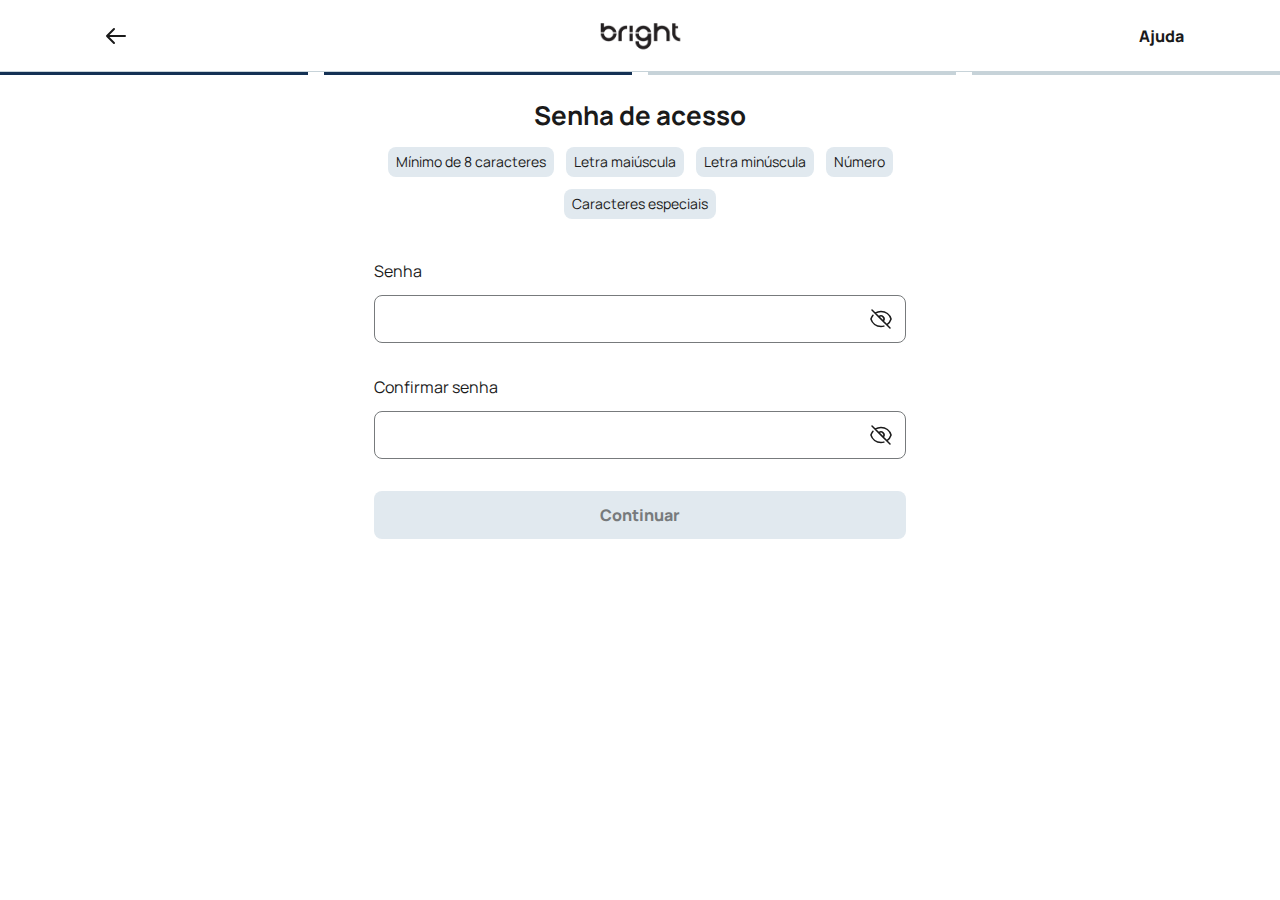
<file: sign-up-step3.html>
<!DOCTYPE html>
<html lang="pt-BR">
<head>
  <meta charset="UTF-8">
  <meta name="viewport" content="width=device-width, initial-scale=1.0">
  <meta name="description" content="Bright - Senha de acesso">
  <title>Senha de acesso - Bright</title>
  
  <!-- Design Tokens -->
  <link rel="stylesheet" href="./styles/tokens.css">
  
  <!-- Base Styles -->
  <link rel="stylesheet" href="./styles/base.css">
  
  <!-- Login/Auth Page Styles -->
  <link rel="stylesheet" href="./styles/login.css">
  
  <!-- Sign-up Steps Styles -->
  <link rel="stylesheet" href="./styles/sign-up-steps.css">
  
  <!-- Google Fonts -->
  <link rel="preconnect" href="https://fonts.googleapis.com">
  <link rel="preconnect" href="https://fonts.gstatic.com" crossorigin>
  <link href="https://fonts.googleapis.com/css2?family=Sora:wght@400;600;700&family=Manrope:wght@400;700;800&display=swap" rel="stylesheet">
</head>
<body class="login-page">
  <!-- Header -->
  <header class="login-header">
    <a href="./sign-up-step2.html" class="login-header__back" aria-label="Voltar para etapa anterior">
      <svg xmlns="http://www.w3.org/2000/svg" fill="none" viewBox="0 0 24 24" stroke="currentColor">
        <path stroke-linecap="round" stroke-linejoin="round" stroke-width="2" d="M10 19l-7-7m0 0l7-7m-7 7h18" />
      </svg>
    </a>
    
    <a href="./index.html" class="login-header__logo" aria-label="Bright - Home">
      <img src="./assets/images/bright-logo.png" alt="Bright" />
    </a>
    
    <a href="#" class="login-header__help">
      Ajuda
    </a>
  </header>

  <!-- Progress Bar -->
  <div class="signup-progress">
    <div class="signup-progress__bar signup-progress__bar--active"></div>
    <div class="signup-progress__bar signup-progress__bar--active"></div>
    <div class="signup-progress__bar"></div>
    <div class="signup-progress__bar"></div>
  </div>

  <!-- Main Content -->
  <main class="login-content">
    <div class="login-form-container">
      <!-- Title Section -->
      <div class="signup-password__header">
        <h1 class="login-form__title">Senha de acesso</h1>
        
        <!-- Password Requirements Tags -->
        <div class="signup-password__requirements">
          <span class="signup-password__tag" data-requirement="minLength">Mínimo de 8 caracteres</span>
          <span class="signup-password__tag" data-requirement="uppercase">Letra maiúscula</span>
          <span class="signup-password__tag" data-requirement="lowercase">Letra minúscula</span>
          <span class="signup-password__tag" data-requirement="number">Número</span>
          <span class="signup-password__tag" data-requirement="special">Caracteres especiais</span>
        </div>
      </div>

      <!-- Password Form -->
      <form class="login-form" id="passwordForm">
        <!-- Password Input -->
        <div class="login-form__field">
          <label for="password" class="login-form__label">Senha</label>
          <div class="login-form__input-container login-form__input-container--password">
            <input 
              type="password" 
              id="password" 
              name="password" 
              class="login-form__input"
              autocomplete="new-password"
            />
            <button 
              type="button" 
              class="login-form__toggle-password" 
              aria-label="Mostrar senha"
              data-show="false"
              data-target="password"
            >
              <!-- Eye Slash Icon (password hidden) -->
              <svg class="login-form__eye-icon login-form__eye-icon--hidden" xmlns="http://www.w3.org/2000/svg" fill="none" viewBox="0 0 24 24" stroke="currentColor">
                <path stroke-linecap="round" stroke-linejoin="round" stroke-width="1.5" d="M3.98 8.223A10.477 10.477 0 001.934 12C3.226 16.338 7.244 19.5 12 19.5c.993 0 1.953-.138 2.863-.395M6.228 6.228A10.45 10.45 0 0112 4.5c4.756 0 8.773 3.162 10.065 7.498a10.523 10.523 0 01-4.293 5.774M6.228 6.228L3 3m3.228 3.228l3.65 3.65m7.894 7.894L21 21m-3.228-3.228l-3.65-3.65m0 0a3 3 0 10-4.243-4.243m4.242 4.242L9.88 9.88" />
              </svg>
              <!-- Eye Icon (password visible) -->
              <svg class="login-form__eye-icon login-form__eye-icon--visible" xmlns="http://www.w3.org/2000/svg" fill="none" viewBox="0 0 24 24" stroke="currentColor">
                <path stroke-linecap="round" stroke-linejoin="round" stroke-width="1.5" d="M2.036 12.322a1.012 1.012 0 010-.639C3.423 7.51 7.36 4.5 12 4.5c4.638 0 8.573 3.007 9.963 7.178.07.207.07.431 0 .639C20.577 16.49 16.64 19.5 12 19.5c-4.638 0-8.573-3.007-9.963-7.178z" />
                <path stroke-linecap="round" stroke-linejoin="round" stroke-width="1.5" d="M15 12a3 3 0 11-6 0 3 3 0 016 0z" />
              </svg>
            </button>
          </div>
        </div>

        <!-- Confirm Password Input -->
        <div class="login-form__field">
          <label for="confirmPassword" class="login-form__label">Confirmar senha</label>
          <div class="login-form__input-container login-form__input-container--password">
            <input 
              type="password" 
              id="confirmPassword" 
              name="confirmPassword" 
              class="login-form__input"
              autocomplete="new-password"
            />
            <button 
              type="button" 
              class="login-form__toggle-password" 
              aria-label="Mostrar senha"
              data-show="false"
              data-target="confirmPassword"
            >
              <!-- Eye Slash Icon (password hidden) -->
              <svg class="login-form__eye-icon login-form__eye-icon--hidden" xmlns="http://www.w3.org/2000/svg" fill="none" viewBox="0 0 24 24" stroke="currentColor">
                <path stroke-linecap="round" stroke-linejoin="round" stroke-width="1.5" d="M3.98 8.223A10.477 10.477 0 001.934 12C3.226 16.338 7.244 19.5 12 19.5c.993 0 1.953-.138 2.863-.395M6.228 6.228A10.45 10.45 0 0112 4.5c4.756 0 8.773 3.162 10.065 7.498a10.523 10.523 0 01-4.293 5.774M6.228 6.228L3 3m3.228 3.228l3.65 3.65m7.894 7.894L21 21m-3.228-3.228l-3.65-3.65m0 0a3 3 0 10-4.243-4.243m4.242 4.242L9.88 9.88" />
              </svg>
              <!-- Eye Icon (password visible) -->
              <svg class="login-form__eye-icon login-form__eye-icon--visible" xmlns="http://www.w3.org/2000/svg" fill="none" viewBox="0 0 24 24" stroke="currentColor">
                <path stroke-linecap="round" stroke-linejoin="round" stroke-width="1.5" d="M2.036 12.322a1.012 1.012 0 010-.639C3.423 7.51 7.36 4.5 12 4.5c4.638 0 8.573 3.007 9.963 7.178.07.207.07.431 0 .639C20.577 16.49 16.64 19.5 12 19.5c-4.638 0-8.573-3.007-9.963-7.178z" />
                <path stroke-linecap="round" stroke-linejoin="round" stroke-width="1.5" d="M15 12a3 3 0 11-6 0 3 3 0 016 0z" />
              </svg>
            </button>
          </div>
        </div>

        <!-- Submit Button -->
        <div class="login-form__actions">
          <button type="submit" class="login-form__submit" id="submitBtn" disabled>
            Continuar
          </button>
        </div>
      </form>
    </div>
  </main>

  <script>
    // Password Form Functionality
    (function() {
      const form = document.getElementById('passwordForm');
      const passwordInput = document.getElementById('password');
      const confirmPasswordInput = document.getElementById('confirmPassword');
      const submitBtn = document.getElementById('submitBtn');
      const toggleButtons = document.querySelectorAll('.login-form__toggle-password');
      const requirementTags = document.querySelectorAll('.signup-password__tag');

      // Password requirements validation
      const requirements = {
        minLength: (password) => password.length >= 8,
        uppercase: (password) => /[A-Z]/.test(password),
        lowercase: (password) => /[a-z]/.test(password),
        number: (password) => /[0-9]/.test(password),
        special: (password) => /[!@#$%^&*()_+\-=\[\]{};':"\\|,.<>\/?]/.test(password)
      };

      // Toggle password visibility
      toggleButtons.forEach(btn => {
        btn.addEventListener('click', function() {
          const targetId = this.getAttribute('data-target');
          const targetInput = document.getElementById(targetId);
          const isShowing = this.getAttribute('data-show') === 'true';
          
          if (isShowing) {
            targetInput.type = 'password';
            this.setAttribute('data-show', 'false');
            this.setAttribute('aria-label', 'Mostrar senha');
          } else {
            targetInput.type = 'text';
            this.setAttribute('data-show', 'true');
            this.setAttribute('aria-label', 'Ocultar senha');
          }
        });
      });

      // Validate password and update requirement tags
      function validatePassword() {
        const password = passwordInput.value;
        let allValid = true;

        // Check each requirement and update tag styling
        requirementTags.forEach(tag => {
          const requirement = tag.getAttribute('data-requirement');
          const isValid = requirements[requirement](password);
          
          if (isValid) {
            tag.classList.add('signup-password__tag--valid');
          } else {
            tag.classList.remove('signup-password__tag--valid');
            allValid = false;
          }
        });

        return allValid;
      }

      // Validate form and enable/disable submit button
      function validateForm() {
        const isPasswordValid = validatePassword();
        const doPasswordsMatch = passwordInput.value === confirmPasswordInput.value && confirmPasswordInput.value !== '';
        
        if (isPasswordValid && doPasswordsMatch) {
          submitBtn.disabled = false;
        } else {
          submitBtn.disabled = true;
        }
      }

      // Event listeners
      passwordInput.addEventListener('input', validateForm);
      confirmPasswordInput.addEventListener('input', validateForm);

      // Form submission
      form.addEventListener('submit', function(e) {
        e.preventDefault();
        
        if (!submitBtn.disabled) {
          console.log('Password set successfully');
          // Navigate to next step
          window.location.href = './sign-up-step4.html';
        }
      });
    })();
  </script>
</body>
</html>
</file>
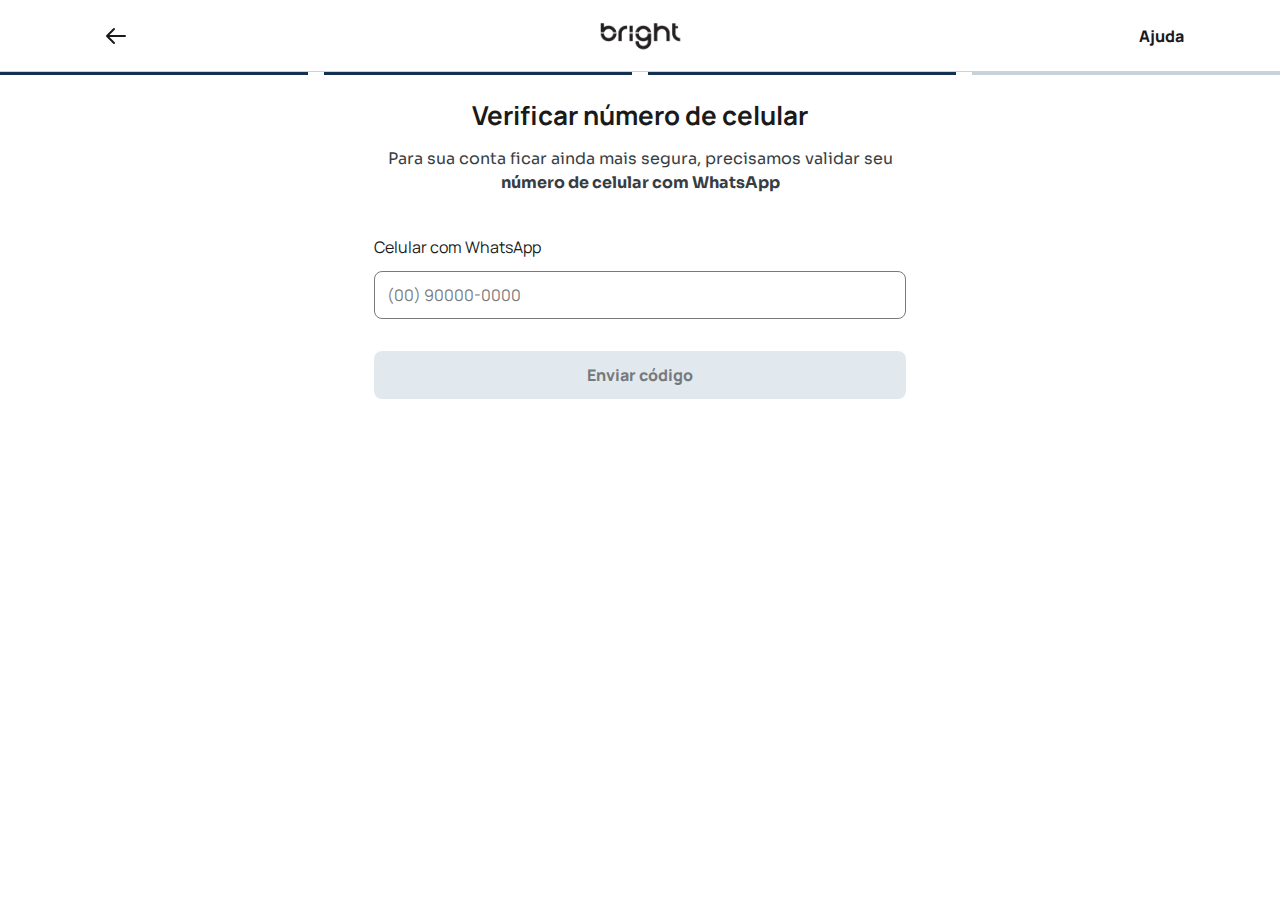
<file: sign-up-step4.html>
<!DOCTYPE html>
<html lang="pt-BR">
<head>
  <meta charset="UTF-8">
  <meta name="viewport" content="width=device-width, initial-scale=1.0">
  <meta name="description" content="Bright - Verificar número de celular">
  <title>Verificar celular - Bright</title>
  
  <!-- Design Tokens -->
  <link rel="stylesheet" href="./styles/tokens.css">
  
  <!-- Base Styles -->
  <link rel="stylesheet" href="./styles/base.css">
  
  <!-- Login/Auth Page Styles -->
  <link rel="stylesheet" href="./styles/login.css">
  
  <!-- Sign-up Steps Styles -->
  <link rel="stylesheet" href="./styles/sign-up-steps.css">
  
  <!-- Google Fonts -->
  <link rel="preconnect" href="https://fonts.googleapis.com">
  <link rel="preconnect" href="https://fonts.gstatic.com" crossorigin>
  <link href="https://fonts.googleapis.com/css2?family=Sora:wght@400;600;700&family=Manrope:wght@400;700;800&display=swap" rel="stylesheet">
</head>
<body class="login-page">
  <!-- Header -->
  <header class="login-header">
    <a href="./sign-up-step3.html" class="login-header__back" aria-label="Voltar para etapa anterior">
      <svg xmlns="http://www.w3.org/2000/svg" fill="none" viewBox="0 0 24 24" stroke="currentColor">
        <path stroke-linecap="round" stroke-linejoin="round" stroke-width="2" d="M10 19l-7-7m0 0l7-7m-7 7h18" />
      </svg>
    </a>
    
    <a href="./index.html" class="login-header__logo" aria-label="Bright - Home">
      <img src="./assets/images/bright-logo.png" alt="Bright" />
    </a>
    
    <a href="#" class="login-header__help">
      Ajuda
    </a>
  </header>

  <!-- Progress Bar -->
  <div class="signup-progress">
    <div class="signup-progress__bar signup-progress__bar--active"></div>
    <div class="signup-progress__bar signup-progress__bar--active"></div>
    <div class="signup-progress__bar signup-progress__bar--active"></div>
    <div class="signup-progress__bar"></div>
  </div>

  <!-- Main Content -->
  <main class="login-content">
    <div class="login-form-container">
      <!-- Title Section -->
      <div class="signup-phone__header">
        <h1 class="login-form__title">Verificar número de celular</h1>
        <p class="signup-phone__subtitle">
          Para sua conta ficar ainda mais segura, precisamos validar seu <strong>número de celular com WhatsApp</strong>
        </p>
      </div>

      <!-- Phone Form -->
      <form class="login-form" id="phoneForm">
        <!-- Phone Input -->
        <div class="login-form__field">
          <label for="phone" class="login-form__label">Celular com WhatsApp</label>
          <div class="login-form__input-container">
            <input 
              type="tel" 
              id="phone" 
              name="phone" 
              class="login-form__input"
              placeholder="(00) 90000-0000"
              autocomplete="tel"
            />
          </div>
        </div>

        <!-- Submit Button -->
        <div class="login-form__actions">
          <button type="submit" class="login-form__submit" id="submitBtn" disabled>
            Enviar código
          </button>
        </div>
      </form>
    </div>
  </main>

  <script>
    // Phone Form Functionality
    (function() {
      const form = document.getElementById('phoneForm');
      const phoneInput = document.getElementById('phone');
      const submitBtn = document.getElementById('submitBtn');

      // Phone mask function
      function formatPhone(value) {
        // Remove all non-digits
        const digits = value.replace(/\D/g, '');
        
        // Apply mask: (00) 90000-0000
        if (digits.length <= 2) {
          return digits.length ? '(' + digits : '';
        } else if (digits.length <= 7) {
          return '(' + digits.slice(0, 2) + ') ' + digits.slice(2);
        } else {
          return '(' + digits.slice(0, 2) + ') ' + digits.slice(2, 7) + '-' + digits.slice(7, 11);
        }
      }

      // Apply phone mask on input
      phoneInput.addEventListener('input', function(e) {
        const cursorPosition = e.target.selectionStart;
        const oldLength = e.target.value.length;
        e.target.value = formatPhone(e.target.value);
        const newLength = e.target.value.length;
        
        // Adjust cursor position
        const newPosition = cursorPosition + (newLength - oldLength);
        e.target.setSelectionRange(newPosition, newPosition);
        
        validateForm();
      });

      // Validate form and enable/disable submit button
      function validateForm() {
        // Check if phone has at least 14 characters (full format)
        const isPhoneFilled = phoneInput.value.replace(/\D/g, '').length >= 11;
        
        if (isPhoneFilled) {
          submitBtn.disabled = false;
        } else {
          submitBtn.disabled = true;
        }
      }

      // Form submission
      form.addEventListener('submit', function(e) {
        e.preventDefault();
        
        if (!submitBtn.disabled) {
          // Store phone number for next step
          sessionStorage.setItem('signupPhone', phoneInput.value);
          
          console.log('Phone submitted:', phoneInput.value);
          // Navigate to verification code step
          window.location.href = './sign-up-step5.html';
        }
      });
    })();
  </script>
</body>
</html>
</file>
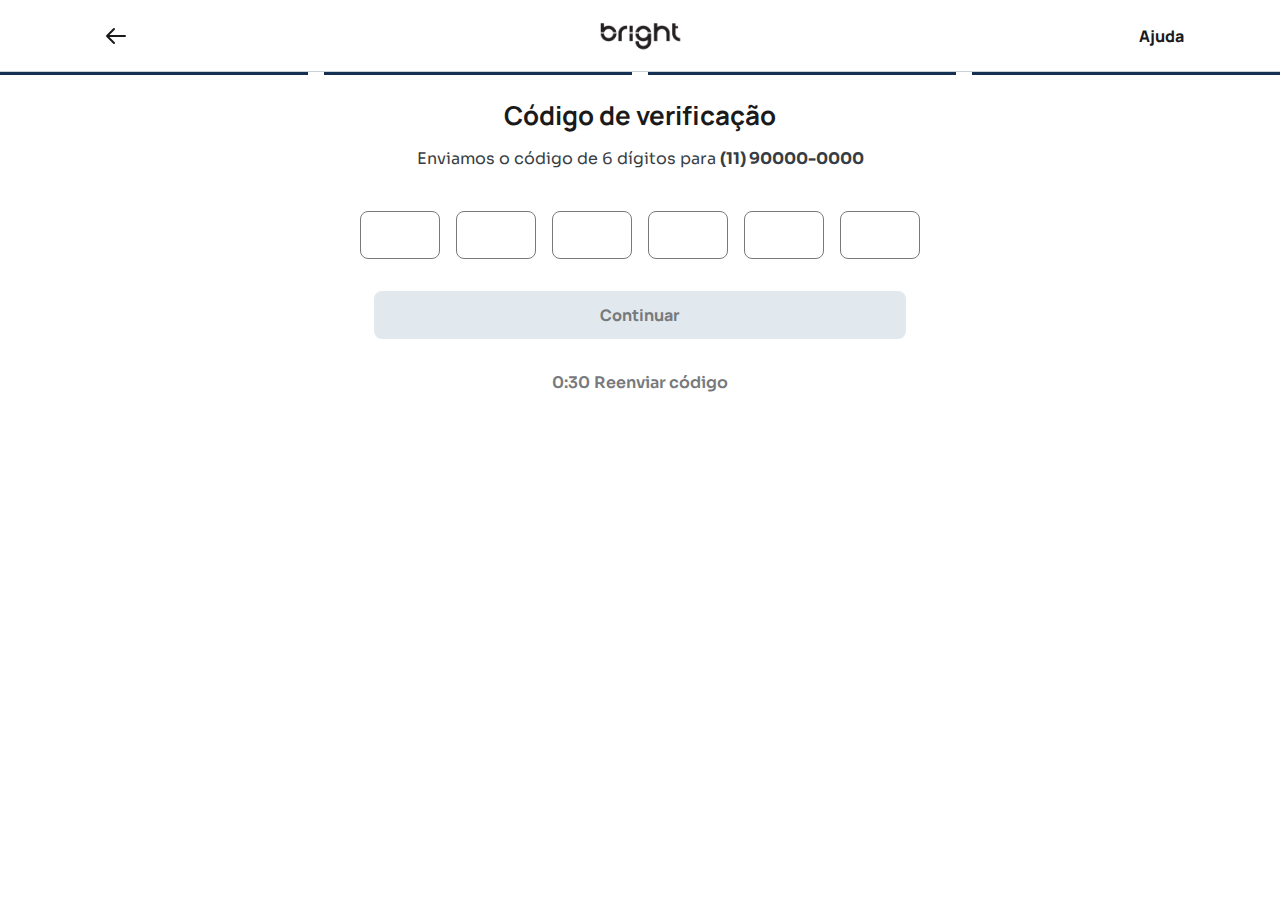
<file: sign-up-step5.html>
<!DOCTYPE html>
<html lang="pt-BR">
<head>
  <meta charset="UTF-8">
  <meta name="viewport" content="width=device-width, initial-scale=1.0">
  <meta name="description" content="Bright - Código de verificação">
  <title>Código de verificação - Bright</title>
  
  <!-- Design Tokens -->
  <link rel="stylesheet" href="./styles/tokens.css">
  
  <!-- Base Styles -->
  <link rel="stylesheet" href="./styles/base.css">
  
  <!-- Login/Auth Page Styles -->
  <link rel="stylesheet" href="./styles/login.css">
  
  <!-- Sign-up Steps Styles -->
  <link rel="stylesheet" href="./styles/sign-up-steps.css">
  
  <!-- Google Fonts -->
  <link rel="preconnect" href="https://fonts.googleapis.com">
  <link rel="preconnect" href="https://fonts.gstatic.com" crossorigin>
  <link href="https://fonts.googleapis.com/css2?family=Sora:wght@400;600;700&family=Manrope:wght@400;700;800&display=swap" rel="stylesheet">
</head>
<body class="login-page">
  <!-- Header -->
  <header class="login-header">
    <a href="./sign-up-step4.html" class="login-header__back" aria-label="Voltar para etapa anterior">
      <svg xmlns="http://www.w3.org/2000/svg" fill="none" viewBox="0 0 24 24" stroke="currentColor">
        <path stroke-linecap="round" stroke-linejoin="round" stroke-width="2" d="M10 19l-7-7m0 0l7-7m-7 7h18" />
      </svg>
    </a>
    
    <a href="./index.html" class="login-header__logo" aria-label="Bright - Home">
      <img src="./assets/images/bright-logo.png" alt="Bright" />
    </a>
    
    <a href="#" class="login-header__help">
      Ajuda
    </a>
  </header>

  <!-- Progress Bar -->
  <div class="signup-progress">
    <div class="signup-progress__bar signup-progress__bar--active"></div>
    <div class="signup-progress__bar signup-progress__bar--active"></div>
    <div class="signup-progress__bar signup-progress__bar--active"></div>
    <div class="signup-progress__bar signup-progress__bar--active"></div>
  </div>

  <!-- Main Content -->
  <main class="login-content">
    <div class="login-form-container">
      <!-- Title Section -->
      <div class="signup-phone__header">
        <h1 class="login-form__title">Código de verificação</h1>
        <p class="signup-phone__subtitle">
          Enviamos o código de 6 dígitos para <strong id="phoneDisplay">(11) 90000-0000</strong>
        </p>
      </div>

      <!-- Verification Code Form -->
      <form class="login-form" id="verificationForm">
        <!-- 6 Digit Code Input -->
        <div class="signup-code">
          <input type="text" class="signup-code__input" maxlength="1" data-index="0" inputmode="numeric" pattern="[0-9]" autocomplete="one-time-code" />
          <input type="text" class="signup-code__input" maxlength="1" data-index="1" inputmode="numeric" pattern="[0-9]" />
          <input type="text" class="signup-code__input" maxlength="1" data-index="2" inputmode="numeric" pattern="[0-9]" />
          <input type="text" class="signup-code__input" maxlength="1" data-index="3" inputmode="numeric" pattern="[0-9]" />
          <input type="text" class="signup-code__input" maxlength="1" data-index="4" inputmode="numeric" pattern="[0-9]" />
          <input type="text" class="signup-code__input" maxlength="1" data-index="5" inputmode="numeric" pattern="[0-9]" />
        </div>

        <!-- Submit Button -->
        <div class="login-form__actions">
          <button type="submit" class="login-form__submit" id="submitBtn" disabled>
            Continuar
          </button>
        </div>

        <!-- Resend Code -->
        <div class="signup-code__resend">
          <span id="resendTimer">0:30</span> <button type="button" id="resendBtn" class="signup-code__resend-btn" disabled>Reenviar código</button>
        </div>
      </form>
    </div>
  </main>

  <script>
    // Verification Code Form Functionality
    (function() {
      const form = document.getElementById('verificationForm');
      const codeInputs = document.querySelectorAll('.signup-code__input');
      const submitBtn = document.getElementById('submitBtn');
      const resendTimer = document.getElementById('resendTimer');
      const resendBtn = document.getElementById('resendBtn');
      const phoneDisplay = document.getElementById('phoneDisplay');

      // Get phone from previous step (or use default)
      const storedPhone = sessionStorage.getItem('signupPhone') || '(11) 90000-0000';
      phoneDisplay.textContent = storedPhone;

      // Timer countdown
      let timeLeft = 30;
      const countdown = setInterval(function() {
        timeLeft--;
        const minutes = Math.floor(timeLeft / 60);
        const seconds = timeLeft % 60;
        resendTimer.textContent = minutes + ':' + (seconds < 10 ? '0' : '') + seconds;
        
        if (timeLeft <= 0) {
          clearInterval(countdown);
          resendBtn.disabled = false;
          resendTimer.style.display = 'none';
        }
      }, 1000);

      // Handle code input
      codeInputs.forEach((input, index) => {
        // Only allow numbers
        input.addEventListener('input', function(e) {
          const value = e.target.value.replace(/\D/g, '');
          e.target.value = value;
          
          if (value && index < codeInputs.length - 1) {
            codeInputs[index + 1].focus();
          }
          
          validateForm();
        });

        // Handle backspace
        input.addEventListener('keydown', function(e) {
          if (e.key === 'Backspace' && !e.target.value && index > 0) {
            codeInputs[index - 1].focus();
          }
        });

        // Handle paste
        input.addEventListener('paste', function(e) {
          e.preventDefault();
          const pastedData = e.clipboardData.getData('text').replace(/\D/g, '').slice(0, 6);
          
          pastedData.split('').forEach((char, i) => {
            if (codeInputs[i]) {
              codeInputs[i].value = char;
            }
          });
          
          // Focus on the next empty input or last input
          const nextEmpty = Array.from(codeInputs).findIndex(inp => !inp.value);
          if (nextEmpty !== -1) {
            codeInputs[nextEmpty].focus();
          } else {
            codeInputs[codeInputs.length - 1].focus();
          }
          
          validateForm();
        });
      });

      // Validate form
      function validateForm() {
        const code = Array.from(codeInputs).map(input => input.value).join('');
        
        if (code.length === 6) {
          submitBtn.disabled = false;
        } else {
          submitBtn.disabled = true;
        }
      }

      // Resend code
      resendBtn.addEventListener('click', function() {
        console.log('Resending code...');
        // Reset timer
        timeLeft = 30;
        resendBtn.disabled = true;
        resendTimer.style.display = 'inline';
        
        const newCountdown = setInterval(function() {
          timeLeft--;
          const minutes = Math.floor(timeLeft / 60);
          const seconds = timeLeft % 60;
          resendTimer.textContent = minutes + ':' + (seconds < 10 ? '0' : '') + seconds;
          
          if (timeLeft <= 0) {
            clearInterval(newCountdown);
            resendBtn.disabled = false;
            resendTimer.style.display = 'none';
          }
        }, 1000);
      });

      // Form submission
      form.addEventListener('submit', function(e) {
        e.preventDefault();
        
        if (!submitBtn.disabled) {
          const code = Array.from(codeInputs).map(input => input.value).join('');
          console.log('Verification code submitted:', code);
          
          // Clear session storage
          sessionStorage.removeItem('signupPhone');
          
          // Navigate to next step (invoice email)
          window.location.href = './sign-up-step6.html';
        }
      });
    })();
  </script>
</body>
</html>
</file>
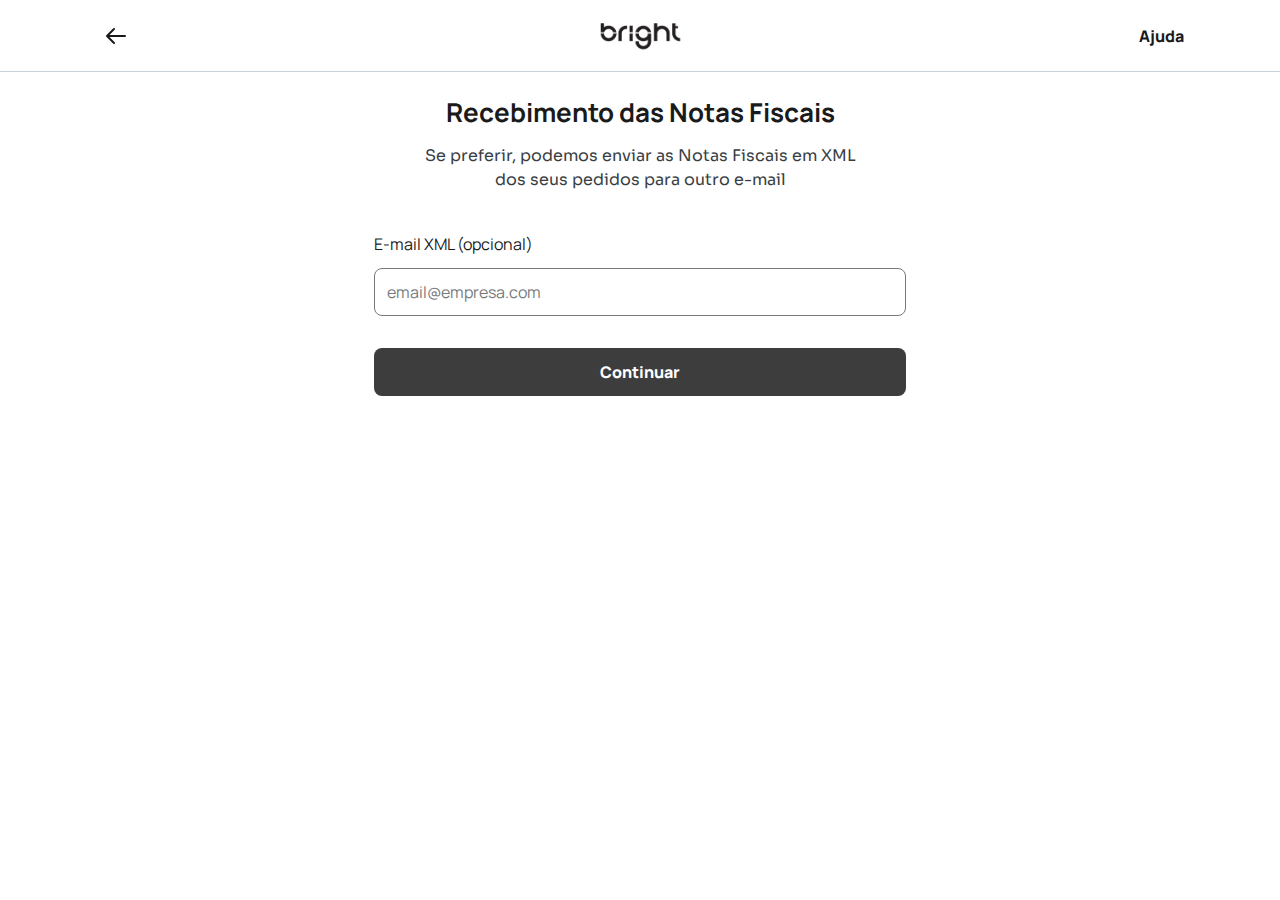
<file: sign-up-step6.html>
<!DOCTYPE html>
<html lang="pt-BR">
<head>
  <meta charset="UTF-8">
  <meta name="viewport" content="width=device-width, initial-scale=1.0">
  <meta name="description" content="Bright - Recebimento das Notas Fiscais">
  <title>Notas Fiscais - Bright</title>
  
  <!-- Design Tokens -->
  <link rel="stylesheet" href="./styles/tokens.css">
  
  <!-- Base Styles -->
  <link rel="stylesheet" href="./styles/base.css">
  
  <!-- Login/Auth Page Styles -->
  <link rel="stylesheet" href="./styles/login.css">
  
  <!-- Sign-up Steps Styles -->
  <link rel="stylesheet" href="./styles/sign-up-steps.css">
  
  <!-- Google Fonts -->
  <link rel="preconnect" href="https://fonts.googleapis.com">
  <link rel="preconnect" href="https://fonts.gstatic.com" crossorigin>
  <link href="https://fonts.googleapis.com/css2?family=Sora:wght@400;600;700&family=Manrope:wght@400;700;800&display=swap" rel="stylesheet">
</head>
<body class="login-page">
  <!-- Header -->
  <header class="login-header">
    <a href="./sign-up-step5.html" class="login-header__back" aria-label="Voltar para etapa anterior">
      <svg xmlns="http://www.w3.org/2000/svg" fill="none" viewBox="0 0 24 24" stroke="currentColor">
        <path stroke-linecap="round" stroke-linejoin="round" stroke-width="2" d="M10 19l-7-7m0 0l7-7m-7 7h18" />
      </svg>
    </a>
    
    <a href="./index.html" class="login-header__logo" aria-label="Bright - Home">
      <img src="./assets/images/bright-logo.png" alt="Bright" />
    </a>
    
    <a href="#" class="login-header__help">
      Ajuda
    </a>
  </header>

  <!-- Main Content -->
  <main class="login-content">
    <div class="login-form-container">
      <!-- Title Section -->
      <div class="signup-phone__header">
        <h1 class="login-form__title">Recebimento das Notas Fiscais</h1>
        <p class="signup-phone__subtitle">
          Se preferir, podemos enviar as Notas Fiscais em XML<br>
          dos seus pedidos para outro e-mail
        </p>
      </div>

      <!-- Invoice Email Form -->
      <form class="login-form" id="invoiceForm">
        <!-- Email XML Input (Optional) -->
        <div class="login-form__field">
          <label for="emailXml" class="login-form__label">E-mail XML (opcional)</label>
          <div class="login-form__input-container">
            <input 
              type="email" 
              id="emailXml" 
              name="emailXml" 
              class="login-form__input"
              placeholder="email@empresa.com"
              autocomplete="email"
            />
          </div>
        </div>

        <!-- Submit Button - Always Enabled -->
        <div class="login-form__actions">
          <button type="submit" class="login-form__submit login-form__submit--always-enabled" id="submitBtn">
            Continuar
          </button>
        </div>
      </form>
    </div>
  </main>

  <script>
    // Invoice Form Functionality
    (function() {
      const form = document.getElementById('invoiceForm');
      const emailXmlInput = document.getElementById('emailXml');

      // Form submission
      form.addEventListener('submit', function(e) {
        e.preventDefault();
        
        const emailXml = emailXmlInput.value.trim();
        
        if (emailXml) {
          console.log('XML email set:', emailXml);
        } else {
          console.log('No XML email provided, skipping...');
        }
        
        // Navigate to success page with loading animation
        window.location.href = './sign-up-success.html';
      });
    })();
  </script>
</body>
</html>
</file>
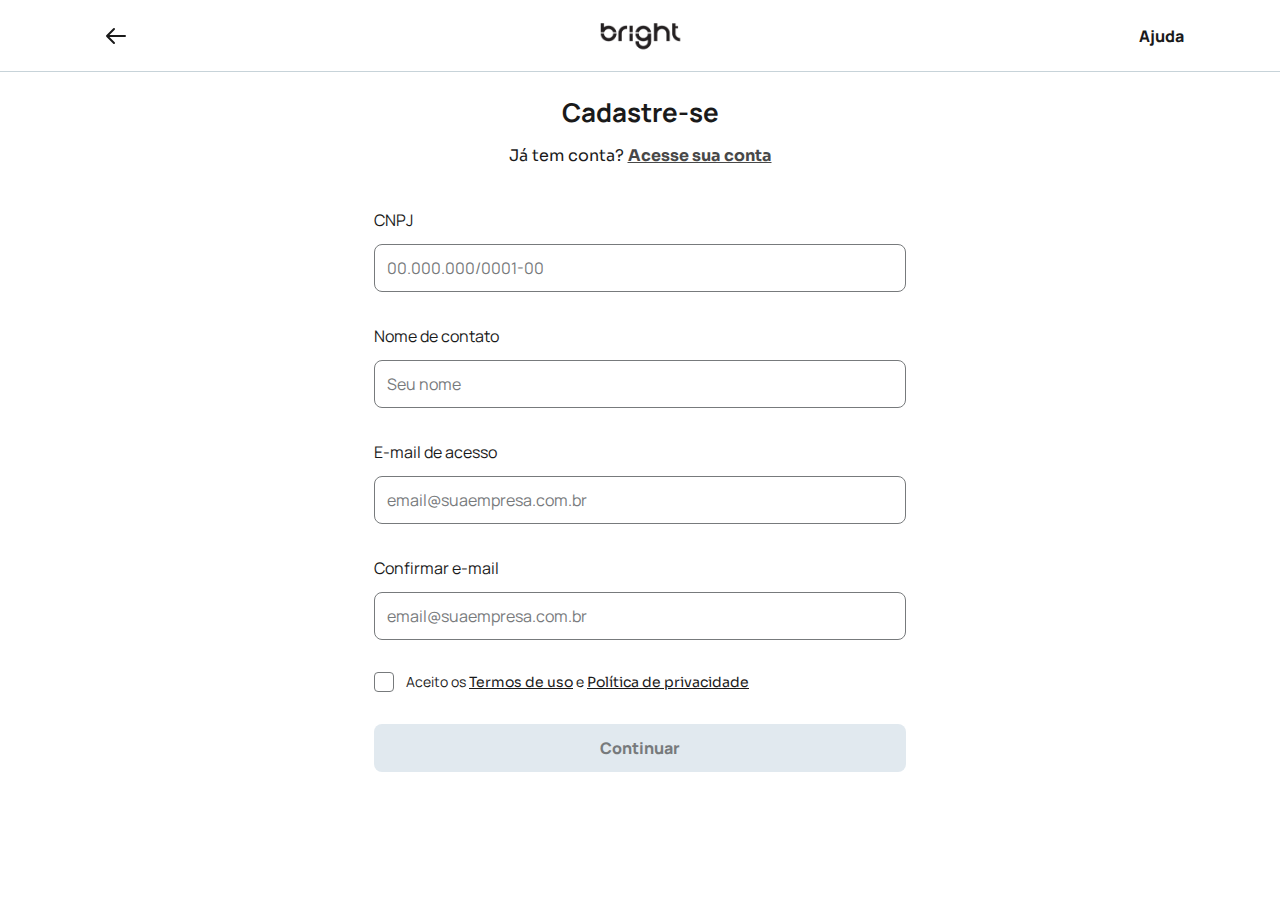
<file: sign-up.html>
<!DOCTYPE html>
<html lang="pt-BR">
<head>
  <meta charset="UTF-8">
  <meta name="viewport" content="width=device-width, initial-scale=1.0">
  <meta name="description" content="Bright - Cadastre-se">
  <title>Cadastre-se - Bright</title>
  
  <!-- Design Tokens -->
  <link rel="stylesheet" href="./styles/tokens.css">
  
  <!-- Base Styles -->
  <link rel="stylesheet" href="./styles/base.css">
  
  <!-- Login/Auth Page Styles -->
  <link rel="stylesheet" href="./styles/login.css">
  
  <!-- Google Fonts -->
  <link rel="preconnect" href="https://fonts.googleapis.com">
  <link rel="preconnect" href="https://fonts.gstatic.com" crossorigin>
  <link href="https://fonts.googleapis.com/css2?family=Sora:wght@400;600;700&family=Manrope:wght@400;700;800&display=swap" rel="stylesheet">
</head>
<body class="login-page">
  <!-- Sign-up Header -->
  <header class="login-header">
    <a href="./index.html" class="login-header__back" aria-label="Voltar para página inicial">
      <svg xmlns="http://www.w3.org/2000/svg" fill="none" viewBox="0 0 24 24" stroke="currentColor">
        <path stroke-linecap="round" stroke-linejoin="round" stroke-width="2" d="M10 19l-7-7m0 0l7-7m-7 7h18" />
      </svg>
    </a>
    
    <a href="./index.html" class="login-header__logo" aria-label="Bright - Home">
      <img src="./assets/images/bright-logo.png" alt="Bright" />
    </a>
    
    <a href="#" class="login-header__help">
      Ajuda
    </a>
  </header>

  <!-- Main Content -->
  <main class="login-content">
    <div class="login-form-container">
      <!-- Title Section -->
      <div class="login-form__header">
        <h1 class="login-form__title">Cadastre-se</h1>
        <p class="login-form__subtitle">
          Já tem conta? <a href="./login.html" class="login-form__register-link">Acesse sua conta</a>
        </p>
      </div>

      <!-- Sign-up Form -->
      <form class="login-form" id="signupForm">
        <!-- CNPJ Input -->
        <div class="login-form__field">
          <label for="cnpj" class="login-form__label">CNPJ</label>
          <div class="login-form__input-container">
            <input 
              type="text" 
              id="cnpj" 
              name="cnpj" 
              class="login-form__input"
              placeholder="00.000.000/0001-00"
              autocomplete="off"
            />
          </div>
        </div>

        <!-- Contact Name Input -->
        <div class="login-form__field">
          <label for="contactName" class="login-form__label">Nome de contato</label>
          <div class="login-form__input-container">
            <input 
              type="text" 
              id="contactName" 
              name="contactName" 
              class="login-form__input"
              placeholder="Seu nome"
              autocomplete="name"
            />
          </div>
        </div>

        <!-- Email Input -->
        <div class="login-form__field">
          <label for="email" class="login-form__label">E-mail de acesso</label>
          <div class="login-form__input-container">
            <input 
              type="email" 
              id="email" 
              name="email" 
              class="login-form__input"
              placeholder="email@suaempresa.com.br"
              autocomplete="email"
            />
          </div>
        </div>

        <!-- Confirm Email Input -->
        <div class="login-form__field">
          <label for="confirmEmail" class="login-form__label">Confirmar e-mail</label>
          <div class="login-form__input-container">
            <input 
              type="email" 
              id="confirmEmail" 
              name="confirmEmail" 
              class="login-form__input"
              placeholder="email@suaempresa.com.br"
              autocomplete="email"
            />
          </div>
        </div>

        <!-- Terms Checkbox -->
        <div class="signup-form__checkbox-field">
          <label class="signup-form__checkbox-label">
            <input 
              type="checkbox" 
              id="termsAccepted" 
              name="termsAccepted" 
              class="signup-form__checkbox"
            />
            <span class="signup-form__checkbox-custom"></span>
            <span class="signup-form__checkbox-text">
              Aceito os <a href="#" class="signup-form__link">Termos de uso</a> e <a href="#" class="signup-form__link">Política de privacidade</a>
            </span>
          </label>
        </div>

        <!-- Submit Button -->
        <div class="login-form__actions">
          <button type="submit" class="login-form__submit" id="submitBtn" disabled>
            Continuar
          </button>
        </div>
      </form>
      
      <!-- Bottom Spacing -->
      <div class="signup-form__spacing"></div>
    </div>
  </main>

  <script>
    // Sign-up Form Functionality
    (function() {
      const form = document.getElementById('signupForm');
      const cnpjInput = document.getElementById('cnpj');
      const contactNameInput = document.getElementById('contactName');
      const emailInput = document.getElementById('email');
      const confirmEmailInput = document.getElementById('confirmEmail');
      const termsCheckbox = document.getElementById('termsAccepted');
      const submitBtn = document.getElementById('submitBtn');

      // CNPJ mask function
      function formatCNPJ(value) {
        // Remove all non-digits
        const digits = value.replace(/\D/g, '');
        
        // Apply mask: 00.000.000/0001-00
        if (digits.length <= 2) {
          return digits;
        } else if (digits.length <= 5) {
          return digits.slice(0, 2) + '.' + digits.slice(2);
        } else if (digits.length <= 8) {
          return digits.slice(0, 2) + '.' + digits.slice(2, 5) + '.' + digits.slice(5);
        } else if (digits.length <= 12) {
          return digits.slice(0, 2) + '.' + digits.slice(2, 5) + '.' + digits.slice(5, 8) + '/' + digits.slice(8);
        } else {
          return digits.slice(0, 2) + '.' + digits.slice(2, 5) + '.' + digits.slice(5, 8) + '/' + digits.slice(8, 12) + '-' + digits.slice(12, 14);
        }
      }

      // Apply CNPJ mask on input
      cnpjInput.addEventListener('input', function(e) {
        const cursorPosition = e.target.selectionStart;
        const oldLength = e.target.value.length;
        e.target.value = formatCNPJ(e.target.value);
        const newLength = e.target.value.length;
        
        // Adjust cursor position
        const newPosition = cursorPosition + (newLength - oldLength);
        e.target.setSelectionRange(newPosition, newPosition);
        
        validateForm();
      });

      // Validate form and enable/disable submit button
      function validateForm() {
        const isCnpjFilled = cnpjInput.value.trim() !== '';
        const isNameFilled = contactNameInput.value.trim() !== '';
        const isEmailFilled = emailInput.value.trim() !== '' && emailInput.validity.valid;
        const isConfirmEmailFilled = confirmEmailInput.value.trim() !== '' && confirmEmailInput.validity.valid;
        const isTermsAccepted = termsCheckbox.checked;
        
        if (isCnpjFilled && isNameFilled && isEmailFilled && isConfirmEmailFilled && isTermsAccepted) {
          submitBtn.disabled = false;
        } else {
          submitBtn.disabled = true;
        }
      }

      // Event listeners
      contactNameInput.addEventListener('input', validateForm);
      emailInput.addEventListener('input', validateForm);
      confirmEmailInput.addEventListener('input', validateForm);
      termsCheckbox.addEventListener('change', validateForm);

      // Form submission
      form.addEventListener('submit', function(e) {
        e.preventDefault();
        
        if (!submitBtn.disabled) {
          // Here you would typically send the registration request
          console.log('Sign-up submitted:', {
            cnpj: cnpjInput.value,
            contactName: contactNameInput.value,
            email: emailInput.value,
            confirmEmail: confirmEmailInput.value,
            termsAccepted: termsCheckbox.checked
          });
          
          // Navigate to next step
          window.location.href = './sign-up-step2.html';
        }
      });
    })();
  </script>
</body>
</html>
</file>
<file: styles/tokens.css>
/**
 * Design Tokens
 * 
 * This file contains all design tokens (design system variables)
 * extracted from the Figma design.
 * 
 * Currently includes: Colors
 * Future expansion: Typography, Spacing, Shadows, etc.
 */

:root {
  /* ========================================
     COLOR TOKENS
     ======================================== */
  
  /* Neutral Colors */
  --color-neutral-100: #ffffff;
  --color-neutral-300: #e1e9ef;
  --color-neutral-400: #c7d3d9;
  --color-neutral-500: #777a7c;
  --color-neutral-900: #3d3d3d;
  
  /* Content Colors */
  --color-content-primary: #1a1a1a;
  --color-content-tertiary: #6d6f70;
  
  /* Background Colors */
  --color-bg-main: #f7f9fc;
  --color-bg-block: #f3f3f3;
  
  /* ========================================
     SEMANTIC COLOR ALIASES
     (Use these in your components)
     ======================================== */
  
  /* Text */
  --color-text-primary: var(--color-content-primary);
  --color-text-secondary: var(--color-content-tertiary);
  --color-text-muted: var(--color-neutral-500);
  --color-text-inverse: var(--color-neutral-100);
  
  /* Backgrounds */
  --color-bg-primary: var(--color-neutral-100);
  --color-bg-secondary: var(--color-bg-main);
  --color-bg-tertiary: var(--color-bg-block);
  
  /* Borders */
  --color-border-default: var(--color-neutral-400);
  --color-border-light: var(--color-neutral-300);
  
  /* Buttons */
  --color-btn-primary-bg: var(--color-neutral-900);
  --color-btn-primary-text: var(--color-neutral-100);
  --color-btn-secondary-bg: var(--color-neutral-100);
  --color-btn-secondary-text: var(--color-content-primary);
  --color-btn-secondary-border: var(--color-neutral-400);
  
  /* ========================================
     TYPOGRAPHY TOKENS
     (To be expanded)
     ======================================== */
  
  --font-family-primary: 'Sora', -apple-system, BlinkMacSystemFont, 'Segoe UI', sans-serif;
  --font-family-secondary: 'Manrope', -apple-system, BlinkMacSystemFont, 'Segoe UI', sans-serif;
  
  --font-size-label: 12px;
  --font-size-body-default: 14px;
  --font-size-body-large: 16px;
  --font-size-title-section: 26px;
  
  --font-weight-regular: 400;
  --font-weight-bold: 700;
  --font-weight-extrabold: 800;
  
  --line-height-tight: 1;
  --line-height-normal: 22px;
  --line-height-relaxed: 24px;
  --line-height-loose: 32px;
  
  /* ========================================
     SPACING TOKENS
     (To be expanded)
     ======================================== */
  
  --spacing-xs: 8px;
  --spacing-sm: 12px;
  --spacing-md: 16px;
  --spacing-lg: 24px;
  --spacing-xl: 32px;
  --spacing-2xl: 48px;
  --spacing-3xl: 64px;
  --spacing-4xl: 96px;
  
  /* ========================================
     BORDER RADIUS TOKENS
     ======================================== */
  
  --radius-sm: 4px;
  --radius-md: 8px;
  --radius-lg: 16px;
  --radius-xl: 24px;
  --radius-full: 500px;
  
  /* ========================================
     LAYOUT TOKENS
     ======================================== */
  
  --container-max-width: 1280px;
  --header-height: 126px;
}
</file>
<file: components/header/header.css>
/**
 * Header Component Styles
 * 
 * A reusable header component that includes:
 * - Logo
 * - Search bar
 * - Authentication buttons (Login/Sign up)
 * - Navigation menu
 */

.header {
  background-color: var(--color-bg-primary);
  border-bottom: 1px solid var(--color-border-default);
  width: 100%;
}

/* ========================================
   TOP BAR (Logo, Search, Auth Buttons)
   ======================================== */

.header__top {
  display: flex;
  align-items: center;
  gap: var(--spacing-xl);
  padding: var(--spacing-md) var(--spacing-4xl);
  background-color: var(--color-bg-primary);
}

/* Logo */
.header__logo {
  flex-shrink: 0;
  width: 92px;
  height: 30px;
}

.header__logo img {
  width: 100%;
  height: 100%;
  object-fit: contain;
}

/* Search Bar */
.header__search {
  flex: 1;
  min-width: 0; /* Allow flex item to shrink below content size */
}

.header__search-container {
  display: flex;
  align-items: center;
  gap: var(--spacing-sm);
  padding: var(--spacing-sm);
  background-color: var(--color-bg-primary);
  border: 1px solid var(--color-border-default);
  border-radius: var(--radius-md);
  height: 40px;
  transition: border-color 0.2s ease;
}

.header__search-container:focus-within {
  border-color: var(--color-neutral-500);
}

.header__search-icon {
  flex-shrink: 0;
  width: 24px;
  height: 24px;
  display: flex;
  align-items: center;
  justify-content: center;
}

.header__search-icon svg {
  width: 20px;
  height: 20px;
  color: var(--color-neutral-500);
}

.header__search-input {
  flex: 1;
  border: none;
  outline: none;
  background: transparent;
  font-family: var(--font-family-secondary);
  font-size: var(--font-size-body-default);
  font-weight: var(--font-weight-regular);
  color: var(--color-text-primary);
  line-height: var(--line-height-normal);
}

.header__search-input::placeholder {
  color: var(--color-neutral-500);
}

/* Auth Buttons */
.header__auth {
  display: flex;
  align-items: center;
  gap: var(--spacing-md);
  flex-shrink: 0;
}

.header__btn {
  display: flex;
  align-items: center;
  justify-content: center;
  padding: var(--spacing-xs) var(--spacing-sm);
  height: 40px;
  width: 104px;
  border-radius: var(--radius-md);
  font-family: var(--font-family-secondary);
  font-size: var(--font-size-body-default);
  font-weight: var(--font-weight-extrabold);
  text-decoration: none;
  cursor: pointer;
  transition: all 0.2s ease;
  border: none;
}

.header__btn--secondary {
  background-color: var(--color-btn-secondary-bg);
  color: var(--color-btn-secondary-text);
  border: 1px solid var(--color-btn-secondary-border);
}

.header__btn--secondary:hover {
  background-color: var(--color-bg-tertiary);
}

.header__btn--primary {
  background-color: var(--color-btn-primary-bg);
  color: var(--color-btn-primary-text);
}

.header__btn--primary:hover {
  background-color: var(--color-content-primary);
}

/* ========================================
   NAVIGATION MENU
   ======================================== */

.header__nav {
  background-color: var(--color-bg-primary);
  padding: 0 var(--spacing-4xl);
  height: 48px;
}

.header__nav-list {
  display: flex;
  align-items: center;
  height: 100%;
  list-style: none;
  margin: 0;
  padding: 0;
}

.header__nav-item {
  flex: 1;
  height: 100%;
}

.header__nav-link {
  display: flex;
  align-items: center;
  justify-content: center;
  height: 100%;
  padding: 0 var(--spacing-md);
  font-family: var(--font-family-secondary);
  font-size: var(--font-size-body-default);
  font-weight: var(--font-weight-regular);
  color: var(--color-text-primary);
  text-decoration: none;
  transition: background-color 0.2s ease;
  white-space: nowrap;
}

.header__nav-link:hover {
  background-color: var(--color-bg-tertiary);
}

.header__nav-link--active {
  font-weight: var(--font-weight-bold);
}

/* ========================================
   RESPONSIVE DESIGN
   ======================================== */

@media (max-width: 1024px) {
  .header__top {
    padding: var(--spacing-md) var(--spacing-lg);
  }
  
  .header__nav {
    padding: 0 var(--spacing-lg);
  }
  
  .header__nav-list {
    overflow-x: auto;
    -webkit-overflow-scrolling: touch;
  }
}

@media (max-width: 768px) {
  .header__top {
    flex-wrap: wrap;
    gap: var(--spacing-md);
  }
  
  .header__search {
    order: 3;
    flex-basis: 100%;
  }
  
  .header__btn {
    width: auto;
    padding: var(--spacing-xs) var(--spacing-md);
  }
}

@media (max-width: 480px) {
  .header__top {
    padding: var(--spacing-sm) var(--spacing-md);
  }
  
  .header__nav {
    padding: 0 var(--spacing-md);
  }
  
  .header__logo {
    width: 70px;
    height: 22px;
  }
  
  .header__btn {
    font-size: 12px;
    padding: var(--spacing-xs);
  }
}
</file>
<file: components/banners/banners.css>
/**
 * Banners Component Styles
 * 
 * A slideshow/carousel component for promotional banners
 */

.banners {
  position: relative;
  width: 100%;
  height: 332px;
  overflow: hidden;
  background-color: var(--color-bg-primary);
}

/* ========================================
   SLIDESHOW CONTAINER
   ======================================== */

.banners__slideshow {
  position: relative;
  width: 100%;
  height: 100%;
}

.banners__slide {
  position: absolute;
  top: 0;
  left: 0;
  width: 100%;
  height: 100%;
  opacity: 0;
  transition: opacity 0.5s ease-in-out;
  pointer-events: none;
}

.banners__slide--active {
  opacity: 1;
  pointer-events: auto;
}

.banners__image {
  width: 100%;
  height: 100%;
  object-fit: cover;
}

/* ========================================
   NAVIGATION DOTS
   ======================================== */

.banners__dots {
  position: absolute;
  bottom: 24px;
  left: 50%;
  transform: translateX(-50%);
  display: flex;
  gap: 12px;
  z-index: 10;
}

.banners__dot {
  width: 12px;
  height: 12px;
  border-radius: 50%;
  background-color: rgba(255, 255, 255, 0.5);
  border: none;
  cursor: pointer;
  transition: all 0.3s ease;
  padding: 0;
}

.banners__dot:hover {
  background-color: rgba(255, 255, 255, 0.8);
  transform: scale(1.1);
}

.banners__dot--active {
  background-color: var(--color-neutral-100);
  width: 32px;
  border-radius: 6px;
}

/* ========================================
   ARROW NAVIGATION
   ======================================== */

.banners__arrow {
  position: absolute;
  top: 50%;
  transform: translateY(-50%);
  width: 48px;
  height: 48px;
  background-color: rgba(255, 255, 255, 0.9);
  border: none;
  border-radius: 50%;
  cursor: pointer;
  display: flex;
  align-items: center;
  justify-content: center;
  transition: all 0.2s ease;
  z-index: 10;
  box-shadow: 0 2px 8px rgba(0, 0, 0, 0.1);
}

.banners__arrow:hover {
  background-color: var(--color-neutral-100);
  box-shadow: 0 4px 12px rgba(0, 0, 0, 0.15);
  transform: translateY(-50%) scale(1.05);
}

.banners__arrow:active {
  transform: translateY(-50%) scale(0.95);
}

.banners__arrow svg {
  width: 24px;
  height: 24px;
  color: var(--color-content-primary);
}

.banners__arrow--prev {
  left: 24px;
}

.banners__arrow--next {
  right: 24px;
}

/* ========================================
   RESPONSIVE DESIGN
   ======================================== */

@media (max-width: 1024px) {
  .banners {
    height: 280px;
  }

  .banners__arrow {
    width: 40px;
    height: 40px;
  }

  .banners__arrow svg {
    width: 20px;
    height: 20px;
  }

  .banners__arrow--prev {
    left: 16px;
  }

  .banners__arrow--next {
    right: 16px;
  }
}

@media (max-width: 768px) {
  .banners {
    height: 240px;
  }

  .banners__dots {
    bottom: 16px;
    gap: 8px;
  }

  .banners__dot {
    width: 8px;
    height: 8px;
  }

  .banners__dot--active {
    width: 24px;
  }

  .banners__arrow {
    width: 36px;
    height: 36px;
  }

  .banners__arrow svg {
    width: 18px;
    height: 18px;
  }

  .banners__arrow--prev {
    left: 12px;
  }

  .banners__arrow--next {
    right: 12px;
  }
}

@media (max-width: 480px) {
  .banners {
    height: 200px;
  }

  .banners__arrow {
    display: none;
  }
}
</file>
<file: components/product-card/product-card.css>
/**
 * Product Card Component Styles
 * 
 * A card component for displaying product information
 * with image, EAN code, name, and price reveal button.
 */

.product-card {
  display: flex;
  flex-direction: column;
  gap: var(--spacing-xs);
  width: 100%;
  position: relative;
  cursor: pointer;
  transition: transform 0.2s ease;
}

.product-card:hover {
  transform: translateY(-4px);
}

/* Product Image Container */
.product-card__image-container {
  width: 100%;
  height: 200px;
  border-radius: var(--radius-md);
  overflow: hidden;
  background-color: var(--color-neutral-100);
  position: relative;
}

.product-card__image {
  width: 100%;
  height: 100%;
  object-fit: cover;
  display: block;
}

/* Product Information */
.product-card__info {
  display: flex;
  flex-direction: column;
  gap: var(--spacing-sm);
  width: 100%;
}

.product-card__ean {
  font-family: var(--font-family-secondary);
  font-size: var(--font-size-label);
  font-weight: var(--font-weight-regular);
  color: var(--color-content-tertiary);
  line-height: 1;
  overflow: hidden;
  text-overflow: ellipsis;
  white-space: nowrap;
}

.product-card__name {
  font-family: var(--font-family-secondary);
  font-size: var(--font-size-body-default);
  font-weight: var(--font-weight-bold);
  color: var(--color-content-primary);
  line-height: 22px;
  margin: 0;
  overflow: hidden;
  text-overflow: ellipsis;
  white-space: nowrap;
}

/* Price Button */
.product-card__button {
  background-color: var(--color-neutral-900);
  color: var(--color-neutral-100);
  border: none;
  border-radius: var(--radius-md);
  padding: 12px 16px;
  font-family: var(--font-family-secondary);
  font-size: var(--font-size-body-large);
  font-weight: var(--font-weight-extrabold);
  line-height: 24px;
  cursor: pointer;
  width: 100%;
  opacity: 0;
  transition: opacity 0.2s ease;
}

.product-card:hover .product-card__button {
  opacity: 1;
}

.product-card__button:hover {
  background-color: #2a2a2a;
}

.product-card__button:active {
  background-color: #000000;
}

/* Responsive adjustments */
@media (max-width: 768px) {
  .product-card__image-container {
    height: 160px;
  }
}
</file>
<file: components/footer/footer.css>
/**
 * Footer Component Styles
 * 
 * A reusable footer component that includes:
 * - Footer links organized in columns
 * - Logo at the bottom
 * - Contact information
 */

.footer {
  background-color: var(--color-bg-primary);
  border-top: 1px solid var(--color-border-default);
  width: 100%;
  padding: var(--spacing-3xl) var(--spacing-4xl);
  display: flex;
  flex-direction: column;
  gap: var(--spacing-3xl);
}

/* ========================================
   FOOTER CONTENT (Links Columns)
   ======================================== */

.footer__content {
  display: flex;
  gap: var(--spacing-xl);
  justify-content: center;
  max-width: 896px;
  margin: 0 auto;
  width: 100%;
}

/* Footer Column */
.footer__column {
  display: flex;
  flex-direction: column;
  gap: var(--spacing-md);
  flex: 1;
  min-width: 0;
}

.footer__column--contact {
  max-width: 290px;
}

/* Footer Title */
.footer__title {
  font-family: var(--font-family-primary);
  font-size: var(--font-size-body-large);
  font-weight: var(--font-weight-bold);
  line-height: var(--line-height-relaxed);
  color: var(--color-neutral-500);
  margin: 0;
  padding: var(--spacing-xs) 0;
}

/* Footer Links List */
.footer__links {
  list-style: none;
  margin: 0;
  padding: 0;
  display: flex;
  flex-direction: column;
  gap: var(--spacing-xs);
}

.footer__links li {
  margin: 0;
}

/* Footer Link */
.footer__link {
  font-family: var(--font-family-secondary);
  font-size: var(--font-size-body-large);
  font-weight: var(--font-weight-regular);
  line-height: var(--line-height-relaxed);
  color: var(--color-content-tertiary);
  text-decoration: none;
  transition: color 0.2s ease;
  display: inline-block;
}

.footer__link:hover {
  color: var(--color-text-primary);
}

/* Footer Text (non-link) */
.footer__text {
  font-family: var(--font-family-secondary);
  font-size: var(--font-size-body-default);
  font-weight: var(--font-weight-regular);
  line-height: var(--line-height-normal);
  color: var(--color-neutral-500);
  white-space: pre-wrap;
}

/* ========================================
   FOOTER BOTTOM (Logo)
   ======================================== */

.footer__bottom {
  display: flex;
  align-items: center;
  justify-content: center;
  width: 100%;
  padding-top: var(--spacing-md);
}

.footer__logo {
  display: block;
  width: 92px;
  height: 30px;
  flex-shrink: 0;
}

.footer__logo img {
  width: 100%;
  height: 100%;
  object-fit: contain;
}

/* ========================================
   RESPONSIVE DESIGN
   ======================================== */

@media (max-width: 1024px) {
  .footer {
    padding: var(--spacing-2xl) var(--spacing-lg);
  }
  
  .footer__content {
    flex-wrap: wrap;
    gap: var(--spacing-lg);
  }
  
  .footer__column {
    flex: 1 1 calc(50% - var(--spacing-lg));
    min-width: 200px;
  }
}

@media (max-width: 768px) {
  .footer {
    padding: var(--spacing-xl) var(--spacing-md);
    gap: var(--spacing-2xl);
  }
  
  .footer__content {
    flex-direction: column;
    gap: var(--spacing-xl);
  }
  
  .footer__column {
    flex: 1 1 100%;
  }
  
  .footer__column--contact {
    max-width: 100%;
  }
}

@media (max-width: 480px) {
  .footer {
    padding: var(--spacing-lg) var(--spacing-md);
  }
  
  .footer__title {
    font-size: var(--font-size-body-default);
  }
  
  .footer__link {
    font-size: var(--font-size-body-default);
  }
  
  .footer__logo {
    width: 70px;
    height: 22px;
  }
}
</file>
<file: styles/login.css>
/**
 * Login Page Styles
 * 
 * Styles for the login/authentication page
 */

/* ========================================
   Login Page Layout
   ======================================== */

.login-page {
  display: flex;
  flex-direction: column;
  min-height: 100vh;
  background-color: var(--color-bg-primary);
}

/* ========================================
   Login Header
   ======================================== */

.login-header {
  display: flex;
  align-items: center;
  justify-content: space-between;
  height: 72px;
  padding: 0 96px;
  background-color: var(--color-bg-primary);
  border-bottom: 1px solid var(--color-border-default);
  position: relative;
}

.login-header__back {
  display: flex;
  align-items: center;
  justify-content: center;
  width: 40px;
  height: 40px;
  padding: 8px;
  border-radius: var(--radius-full);
  color: var(--color-content-primary);
  transition: background-color 0.2s ease;
}

.login-header__back:hover {
  background-color: var(--color-bg-tertiary);
}

.login-header__back svg {
  width: 24px;
  height: 24px;
}

.login-header__logo {
  position: absolute;
  left: 50%;
  transform: translateX(-50%);
}

.login-header__logo img {
  height: 34px;
  width: auto;
}

.login-header__help {
  font-family: var(--font-family-secondary);
  font-size: var(--font-size-body-large);
  font-weight: var(--font-weight-extrabold);
  color: var(--color-content-primary);
  transition: opacity 0.2s ease;
}

.login-header__help:hover {
  opacity: 0.7;
}

/* ========================================
   Login Content
   ======================================== */

.login-content {
  flex: 1;
  display: flex;
  flex-direction: column;
  align-items: center;
  padding: 24px 96px;
  overflow-y: auto;
}

.login-form-container {
  width: 100%;
  max-width: 532px;
  display: flex;
  flex-direction: column;
  gap: 40px;
}

/* ========================================
   Form Header
   ======================================== */

.login-form__header {
  display: flex;
  flex-direction: column;
  gap: 16px;
  text-align: center;
}

.login-form__title {
  font-family: var(--font-family-secondary);
  font-size: var(--font-size-title-section);
  font-weight: var(--font-weight-bold);
  line-height: var(--line-height-loose);
  color: var(--color-content-primary);
}

.login-form__subtitle {
  font-family: var(--font-family-primary);
  font-size: var(--font-size-body-large);
  font-weight: var(--font-weight-regular);
  line-height: 1.5;
  color: var(--color-content-primary);
}

.login-form__register-link {
  font-family: var(--font-family-primary);
  font-weight: var(--font-weight-bold);
  color: #484848;
  text-decoration: underline;
  transition: opacity 0.2s ease;
}

.login-form__register-link:hover {
  opacity: 0.7;
}

/* ========================================
   Login Form
   ======================================== */

.login-form {
  display: flex;
  flex-direction: column;
  gap: 32px;
}

.login-form__field {
  display: flex;
  flex-direction: column;
  gap: 12px;
}

.login-form__label {
  font-family: var(--font-family-secondary);
  font-size: var(--font-size-body-large);
  font-weight: var(--font-weight-regular);
  line-height: var(--line-height-relaxed);
  color: var(--color-content-primary);
}

.login-form__input-container {
  position: relative;
  display: flex;
  align-items: center;
  gap: 12px;
  height: 48px;
  padding: 12px;
  border: 1px solid var(--color-neutral-500);
  border-radius: var(--radius-md);
  background-color: var(--color-bg-primary);
  transition: border-color 0.2s ease, box-shadow 0.2s ease;
}

.login-form__input-container:focus-within {
  border-color: var(--color-content-primary);
  box-shadow: 0 0 0 1px var(--color-content-primary);
}

.login-form__input {
  flex: 1;
  border: none;
  outline: none;
  background: transparent;
  font-family: var(--font-family-secondary);
  font-size: var(--font-size-body-large);
  font-weight: var(--font-weight-regular);
  line-height: var(--line-height-relaxed);
  color: var(--color-content-primary);
}

.login-form__input::placeholder {
  color: var(--color-neutral-500);
}

.login-form__input:focus {
  outline: none;
}

/* Password Toggle Button */
.login-form__toggle-password {
  display: flex;
  align-items: center;
  justify-content: center;
  width: 24px;
  height: 24px;
  padding: 0;
  border: none;
  background: transparent;
  color: var(--color-content-primary);
  cursor: pointer;
  transition: opacity 0.2s ease;
}

.login-form__toggle-password:hover {
  opacity: 0.7;
}

.login-form__toggle-password:focus {
  outline: none;
}

.login-form__eye-icon {
  width: 24px;
  height: 24px;
}

/* Toggle visibility of eye icons based on data-show attribute */
.login-form__toggle-password[data-show="false"] .login-form__eye-icon--hidden {
  display: block;
}

.login-form__toggle-password[data-show="false"] .login-form__eye-icon--visible {
  display: none;
}

.login-form__toggle-password[data-show="true"] .login-form__eye-icon--hidden {
  display: none;
}

.login-form__toggle-password[data-show="true"] .login-form__eye-icon--visible {
  display: block;
}

/* ========================================
   Form Actions
   ======================================== */

.login-form__actions {
  display: flex;
  flex-direction: column;
  align-items: center;
  gap: 16px;
}

.login-form__submit {
  width: 100%;
  height: 48px;
  padding: 12px 16px;
  border: none;
  border-radius: var(--radius-md);
  font-family: var(--font-family-secondary);
  font-size: var(--font-size-body-large);
  font-weight: var(--font-weight-extrabold);
  line-height: var(--line-height-relaxed);
  cursor: pointer;
  transition: background-color 0.2s ease, color 0.2s ease;
}

/* Disabled State */
.login-form__submit:disabled {
  background-color: var(--color-neutral-300);
  color: var(--color-neutral-500);
  cursor: not-allowed;
}

/* Enabled State */
.login-form__submit:not(:disabled) {
  background-color: var(--color-neutral-900);
  color: var(--color-neutral-100);
}

.login-form__submit:not(:disabled):hover {
  background-color: var(--color-content-primary);
}

.login-form__submit:not(:disabled):focus {
  outline: 2px solid var(--color-content-primary);
  outline-offset: 2px;
}

/* Forgot Password Link */
.login-form__forgot-password {
  font-family: var(--font-family-primary);
  font-size: var(--font-size-body-large);
  font-weight: 600;
  line-height: 1.5;
  color: var(--color-content-primary);
  text-decoration: underline;
  transition: opacity 0.2s ease;
}

.login-form__forgot-password:hover {
  opacity: 0.7;
}

/* ========================================
   Sign-up Form Checkbox
   ======================================== */

.signup-form__checkbox-field {
  display: flex;
  align-items: flex-start;
  gap: 12px;
}

.signup-form__checkbox-label {
  display: flex;
  align-items: flex-start;
  gap: 12px;
  cursor: pointer;
}

.signup-form__checkbox {
  position: absolute;
  opacity: 0;
  width: 0;
  height: 0;
}

.signup-form__checkbox-custom {
  flex-shrink: 0;
  width: 20px;
  height: 20px;
  border: 1px solid var(--color-neutral-500);
  border-radius: var(--radius-sm);
  background-color: var(--color-bg-primary);
  transition: border-color 0.2s ease, background-color 0.2s ease;
  position: relative;
}

.signup-form__checkbox:checked + .signup-form__checkbox-custom {
  background-color: var(--color-content-primary);
  border-color: var(--color-content-primary);
}

.signup-form__checkbox:checked + .signup-form__checkbox-custom::after {
  content: '';
  position: absolute;
  left: 6px;
  top: 2px;
  width: 6px;
  height: 11px;
  border: solid white;
  border-width: 0 2px 2px 0;
  transform: rotate(45deg);
}

.signup-form__checkbox:focus + .signup-form__checkbox-custom {
  box-shadow: 0 0 0 2px var(--color-neutral-300);
}

.signup-form__checkbox-text {
  font-family: var(--font-family-secondary);
  font-size: var(--font-size-body-default);
  font-weight: var(--font-weight-regular);
  line-height: 20px;
  color: var(--color-content-primary);
}

.signup-form__link {
  font-family: var(--font-family-primary);
  font-weight: var(--font-weight-regular);
  color: var(--color-content-primary);
  text-decoration: underline;
  transition: opacity 0.2s ease;
}

.signup-form__link:hover {
  opacity: 0.7;
}

.signup-form__spacing {
  height: 32px;
  width: 100%;
  background-color: var(--color-bg-primary);
}

/* ========================================
   Responsive Styles
   ======================================== */

@media (max-width: 1024px) {
  .login-header {
    padding: 0 48px;
  }
  
  .login-content {
    padding: 24px 48px;
  }
}

@media (max-width: 768px) {
  .login-header {
    padding: 0 24px;
  }
  
  .login-content {
    padding: 24px;
  }
  
  .login-form-container {
    gap: 32px;
  }
  
  .login-form__title {
    font-size: 22px;
  }
}

@media (max-width: 480px) {
  .login-header {
    padding: 0 16px;
  }
  
  .login-content {
    padding: 16px;
  }
  
  .login-form {
    gap: 24px;
  }
}
</file>
<file: styles/product-details.css>
/**
 * Product Details Page Styles
 * 
 * Styles specific to the product details page layout and components
 */

/* ========================================
   Main Content Container
   ======================================== */

.product-details {
  max-width: var(--container-max-width);
  margin: 0 auto;
  padding: var(--spacing-2xl) var(--spacing-4xl);
  display: flex;
  flex-direction: column;
  gap: var(--spacing-2xl);
}

/* ========================================
   Breadcrumb Navigation
   ======================================== */

.breadcrumb {
  width: 100%;
}

.breadcrumb__list {
  display: flex;
  align-items: center;
  gap: var(--spacing-sm);
  list-style: none;
  padding: 0;
  margin: 0;
  flex-wrap: wrap;
}

.breadcrumb__item {
  display: flex;
  align-items: center;
}

.breadcrumb__link {
  font-family: var(--font-family-secondary);
  font-size: var(--font-size-label);
  font-weight: var(--font-weight-regular);
  color: var(--color-neutral-500);
  text-decoration: none;
  text-transform: uppercase;
  transition: color 0.2s ease;
}

.breadcrumb__link:hover {
  color: var(--color-content-primary);
}

.breadcrumb__separator {
  font-family: var(--font-family-primary);
  font-size: var(--font-size-label);
  color: var(--color-neutral-500);
  line-height: 18px;
}

.breadcrumb__item--current span {
  font-family: var(--font-family-primary);
  font-size: var(--font-size-label);
  font-weight: var(--font-weight-bold);
  color: var(--color-content-primary);
  text-transform: uppercase;
}

/* ========================================
   Product Content Section
   ======================================== */

.product-details__content {
  display: flex;
  gap: var(--spacing-lg);
  align-items: flex-start;
  width: 100%;
}

/* ========================================
   Product Gallery
   ======================================== */

.product-gallery {
  display: flex;
  gap: var(--spacing-lg);
  align-items: flex-start;
  flex-shrink: 0;
  position: sticky;
  top: var(--spacing-lg);
}

.product-gallery__thumbnails {
  display: flex;
  flex-direction: column;
  gap: var(--spacing-md);
}

.product-gallery__thumbnail {
  width: 100px;
  height: 100px;
  border-radius: var(--radius-md);
  border: 1px solid var(--color-border-default);
  overflow: hidden;
  cursor: pointer;
  padding: 0;
  background: var(--color-bg-primary);
  transition: border-color 0.2s ease;
}

.product-gallery__thumbnail--active {
  border: 2px solid var(--color-content-primary);
}

.product-gallery__thumbnail:hover {
  border-color: var(--color-content-primary);
}

.product-gallery__thumbnail img {
  width: 100%;
  height: 100%;
  object-fit: cover;
}

.product-gallery__main {
  width: 502px;
  height: 522px;
  border-radius: var(--radius-md);
  overflow: hidden;
  background: var(--color-bg-primary);
}

.product-gallery__image {
  width: 100%;
  height: 100%;
  object-fit: cover;
}

/* ========================================
   Product Info
   ======================================== */

.product-info {
  flex: 1;
  display: flex;
  flex-direction: column;
  gap: var(--spacing-sm);
}

.product-info__header {
  display: flex;
  flex-direction: column;
  gap: var(--spacing-md);
}

.product-info__ean {
  font-family: var(--font-family-primary);
  font-size: var(--font-size-body-default);
  font-weight: var(--font-weight-regular);
  color: var(--color-neutral-500);
  line-height: 22px;
}

.product-info__name {
  font-family: var(--font-family-primary);
  font-size: var(--font-size-title-section);
  font-weight: var(--font-weight-regular);
  color: var(--color-content-primary);
  line-height: var(--line-height-loose);
  margin: 0;
}

.product-info__cta {
  width: 100%;
  max-width: 438px;
  height: 48px;
  background-color: var(--color-neutral-900);
  color: var(--color-neutral-100);
  border: none;
  border-radius: var(--radius-md);
  font-family: var(--font-family-secondary);
  font-size: var(--font-size-body-large);
  font-weight: var(--font-weight-extrabold);
  line-height: var(--line-height-relaxed);
  cursor: pointer;
  transition: background-color 0.2s ease;
}

.product-info__cta:hover {
  background-color: #2a2a2a;
}

.product-info__cta:active {
  background-color: #000000;
}

/* ========================================
   Product Tabs
   ======================================== */

.product-tabs {
  display: flex;
  flex-direction: column;
  gap: var(--spacing-md);
  width: 100%;
}

.product-tabs__header {
  display: flex;
  gap: var(--spacing-md);
  border-bottom: 1px solid var(--color-neutral-300);
}

.product-tabs__tab {
  height: 48px;
  padding: 0 var(--spacing-md);
  font-family: var(--font-family-secondary);
  font-size: var(--font-size-body-large);
  font-weight: var(--font-weight-regular);
  color: var(--color-content-tertiary);
  background: none;
  border: none;
  border-bottom: 2px solid transparent;
  cursor: pointer;
  transition: all 0.2s ease;
  margin-bottom: -1px;
}

.product-tabs__tab:hover {
  color: var(--color-content-primary);
}

.product-tabs__tab--active {
  color: var(--color-content-primary);
  border-bottom-color: var(--color-content-primary);
}

.product-tabs__content {
  padding-top: var(--spacing-md);
}

.product-tabs__panel {
  display: none;
}

.product-tabs__panel--active {
  display: block;
}

.product-tabs__text {
  font-family: var(--font-family-secondary);
  font-size: var(--font-size-body-large);
  font-weight: var(--font-weight-regular);
  color: var(--color-content-tertiary);
  line-height: var(--line-height-relaxed);
}

.product-tabs__features-list {
  font-family: var(--font-family-secondary);
  font-size: var(--font-size-body-large);
  font-weight: var(--font-weight-regular);
  color: var(--color-content-tertiary);
  line-height: var(--line-height-relaxed);
  padding-left: var(--spacing-lg);
  display: flex;
  flex-direction: column;
  gap: var(--spacing-xs);
}

/* ========================================
   Product Carousel Override
   ======================================== */

.product-details .product-carousel {
  padding: 0;
  max-width: none;
  margin: 0;
}

/* ========================================
   Responsive Design
   ======================================== */

@media (max-width: 1280px) {
  .product-details {
    padding: var(--spacing-2xl) var(--spacing-xl);
  }

  .product-gallery__main {
    width: 400px;
    height: 420px;
  }
}

@media (max-width: 1024px) {
  .product-details {
    padding: var(--spacing-xl) var(--spacing-lg);
    gap: var(--spacing-xl);
  }

  .product-details__content {
    flex-direction: column;
  }

  .product-gallery {
    position: static;
    width: 100%;
    justify-content: center;
  }

  .product-gallery__main {
    width: 100%;
    max-width: 500px;
    height: auto;
    aspect-ratio: 1 / 1;
  }

  .product-info {
    width: 100%;
  }

  .product-info__cta {
    max-width: 100%;
  }
}

@media (max-width: 768px) {
  .product-details {
    padding: var(--spacing-lg) var(--spacing-md);
    gap: var(--spacing-lg);
  }

  .product-gallery {
    flex-direction: column-reverse;
  }

  .product-gallery__thumbnails {
    flex-direction: row;
    justify-content: center;
  }

  .product-gallery__thumbnail {
    width: 80px;
    height: 80px;
  }

  .product-gallery__main {
    max-width: 100%;
  }

  .product-info__name {
    font-size: 22px;
  }

  .breadcrumb__list {
    gap: var(--spacing-xs);
  }
}

@media (max-width: 480px) {
  .product-details {
    padding: var(--spacing-md);
  }

  .product-gallery__thumbnail {
    width: 60px;
    height: 60px;
  }

  .product-info__name {
    font-size: 20px;
  }

  .product-tabs__tab {
    font-size: var(--font-size-body-default);
    padding: 0 var(--spacing-sm);
  }
}
</file>
<file: styles/sign-up-steps.css>
/**
 * Sign-up Steps Styles
 * 
 * Styles for multi-step registration flow
 */

/* ========================================
   Progress Bar
   ======================================== */

.signup-progress {
  display: flex;
  gap: 16px;
  width: 100%;
}

.signup-progress__bar {
  flex: 1;
  height: 3px;
  background-color: var(--color-neutral-400);
}

.signup-progress__bar--active {
  background-color: #143154;
}

/* ========================================
   Data Display Sections
   ======================================== */

.signup-data {
  display: flex;
  flex-direction: column;
  width: 100%;
}

.signup-data__section {
  display: flex;
  gap: 12px;
  align-items: flex-start;
  padding: 24px 0;
}

.signup-data__section--border {
  border-bottom: 1px solid var(--color-neutral-400);
}

.signup-data__icon {
  flex-shrink: 0;
  width: 24px;
  height: 24px;
  color: var(--color-content-primary);
}

.signup-data__icon svg {
  width: 100%;
  height: 100%;
}

.signup-data__content {
  flex: 1;
  display: flex;
  flex-direction: column;
  gap: 24px;
}

.signup-data__group {
  display: flex;
  flex-direction: column;
  gap: 8px;
}

.signup-data__label {
  font-family: var(--font-family-primary);
  font-size: var(--font-size-body-large);
  font-weight: var(--font-weight-bold);
  line-height: 1;
  color: var(--color-content-primary);
}

.signup-data__value {
  font-family: var(--font-family-primary);
  font-size: var(--font-size-body-large);
  font-weight: var(--font-weight-regular);
  line-height: 1.5;
  color: var(--color-content-primary);
}

/* ========================================
   Submit Button - Enabled State (as link)
   ======================================== */

.login-form__submit--enabled {
  display: flex;
  align-items: center;
  justify-content: center;
  width: 100%;
  height: 48px;
  padding: 12px 16px;
  border: none;
  border-radius: var(--radius-md);
  background-color: var(--color-neutral-900);
  font-family: var(--font-family-secondary);
  font-size: var(--font-size-body-large);
  font-weight: var(--font-weight-extrabold);
  line-height: var(--line-height-relaxed);
  color: var(--color-neutral-100);
  text-decoration: none;
  cursor: pointer;
  transition: background-color 0.2s ease;
}

.login-form__submit--enabled:hover {
  background-color: var(--color-content-primary);
}

.login-form__submit--enabled:focus {
  outline: 2px solid var(--color-content-primary);
  outline-offset: 2px;
}

/* Always Enabled Button State */
.login-form__submit--always-enabled {
  background-color: var(--color-neutral-900);
  color: var(--color-neutral-100);
  cursor: pointer;
}

.login-form__submit--always-enabled:hover {
  background-color: var(--color-content-primary);
}

.login-form__submit--always-enabled:focus {
  outline: 2px solid var(--color-content-primary);
  outline-offset: 2px;
}

/* ========================================
   Phone Verification Step Styles
   ======================================== */

.signup-phone__header {
  display: flex;
  flex-direction: column;
  gap: 16px;
  width: 100%;
  text-align: center;
}

.signup-phone__subtitle {
  font-family: var(--font-family-primary);
  font-size: var(--font-size-body-large);
  font-weight: var(--font-weight-regular);
  line-height: 24px;
  color: #373d43;
}

.signup-phone__subtitle strong {
  font-weight: var(--font-weight-bold);
}

/* ========================================
   Verification Code Input Styles
   ======================================== */

.signup-code {
  display: flex;
  gap: 16px;
  width: 100%;
  justify-content: center;
}

.signup-code__input {
  flex: 1;
  max-width: 80px;
  height: 48px;
  padding: 0 13px;
  border: 1px solid var(--color-neutral-500);
  border-radius: var(--radius-md);
  background-color: var(--color-bg-primary);
  font-family: var(--font-family-secondary);
  font-size: var(--font-size-body-large);
  font-weight: var(--font-weight-regular);
  line-height: 21px;
  color: var(--color-content-primary);
  text-align: center;
  transition: border-color 0.2s ease, box-shadow 0.2s ease;
}

.signup-code__input:focus {
  outline: none;
  border-color: var(--color-content-primary);
  box-shadow: 0 0 0 1px var(--color-content-primary);
}

.signup-code__input::placeholder {
  color: var(--color-neutral-500);
}

.signup-code__resend {
  display: flex;
  align-items: center;
  justify-content: center;
  gap: 4px;
  font-family: var(--font-family-primary);
  font-size: var(--font-size-body-large);
  font-weight: 600;
  line-height: 1.5;
  color: var(--color-neutral-500);
}

.signup-code__resend-btn {
  background: none;
  border: none;
  padding: 0;
  font-family: var(--font-family-primary);
  font-size: var(--font-size-body-large);
  font-weight: 600;
  line-height: 1.5;
  color: var(--color-neutral-500);
  cursor: pointer;
  transition: color 0.2s ease;
}

.signup-code__resend-btn:disabled {
  cursor: not-allowed;
}

.signup-code__resend-btn:not(:disabled) {
  color: var(--color-content-primary);
  text-decoration: underline;
}

.signup-code__resend-btn:not(:disabled):hover {
  opacity: 0.7;
}

/* ========================================
   Password Step Styles
   ======================================== */

.signup-password__header {
  display: flex;
  flex-direction: column;
  gap: 16px;
  width: 100%;
  text-align: center;
}

.signup-password__requirements {
  display: flex;
  flex-wrap: wrap;
  gap: 12px;
  justify-content: center;
  align-items: flex-start;
}

.signup-password__tag {
  display: inline-flex;
  align-items: center;
  justify-content: center;
  padding: 4px 8px;
  background-color: var(--color-neutral-300);
  border-radius: var(--radius-md);
  font-family: var(--font-family-secondary);
  font-size: var(--font-size-body-default);
  font-weight: var(--font-weight-regular);
  line-height: 22px;
  color: var(--color-content-primary);
  transition: background-color 0.2s ease, color 0.2s ease;
}

.signup-password__tag--valid {
  background-color: #143154;
  color: var(--color-neutral-100);
}

/* ========================================
   Loading Animation Styles
   ======================================== */

.signup-loading {
  position: fixed;
  top: 0;
  left: 0;
  width: 100%;
  height: 100%;
  display: flex;
  background-color: var(--color-bg-primary);
  z-index: 1000;
  transition: opacity 0.5s ease;
}

.signup-loading__content {
  flex: 1;
  display: flex;
  flex-direction: column;
  justify-content: center;
  padding: 96px;
}

.signup-loading__text-container {
  display: flex;
  flex-direction: column;
  gap: 24px;
}

.signup-loading__text {
  font-family: var(--font-family-secondary);
  font-weight: var(--font-weight-bold);
  color: var(--color-content-primary);
  transition: opacity 0.3s ease;
}

.signup-loading__text--main {
  font-size: 44px;
  line-height: 1;
}

.signup-loading__text .text-wrapper {
  position: relative;
  display: inline-block;
  overflow: hidden;
}

.signup-loading__text .letters {
  display: inline-block;
}

.signup-loading__text .letter {
  display: inline-block;
  line-height: 1;
}

.signup-loading__sidebar {
  width: 33%;
  background-color: #4a4a4a;
}

/* ========================================
   Success Page Styles
   ======================================== */

.signup-success {
  display: flex;
  flex-direction: column;
  min-height: 100vh;
  background-color: var(--color-bg-primary);
  transition: opacity 0.5s ease;
}

.signup-success__main {
  flex: 1;
  display: flex;
  flex-direction: column;
  align-items: center;
  justify-content: center;
  padding: 24px 96px;
}

.signup-success__container {
  width: 100%;
  max-width: 528px;
  display: flex;
  flex-direction: column;
  align-items: center;
  gap: 48px;
}

.signup-success__card {
  width: 100%;
  border: 1px solid var(--color-neutral-300);
  border-radius: 16px;
  overflow: hidden;
  background-color: #d6d6d6;
}

.signup-success__card-header {
  display: flex;
  align-items: center;
  gap: 12px;
  padding: 16px 20px;
  background-color: var(--color-bg-primary);
  border-bottom: 1px solid var(--color-neutral-300);
}

.signup-success__card-placeholder {
  width: 80px;
  height: 24px;
  background-color: var(--color-neutral-300);
  border-radius: 4px;
}

.signup-success__card-badge {
  padding: 6px 12px;
  background-color: #fef3c7;
  border-radius: 16px;
  font-family: var(--font-family-secondary);
  font-size: 12px;
  font-weight: var(--font-weight-bold);
  color: var(--color-content-primary);
}

.signup-success__card-account {
  display: flex;
  align-items: center;
  gap: 6px;
  margin-left: auto;
  font-family: var(--font-family-secondary);
  font-size: 14px;
  font-weight: var(--font-weight-bold);
  color: var(--color-content-primary);
}

.signup-success__card-account svg {
  width: 16px;
  height: 16px;
}

.signup-success__card-body {
  display: flex;
  flex-direction: column;
  gap: 12px;
  padding: 24px 20px;
  background-color: var(--color-bg-primary);
}

.signup-success__card-line {
  height: 12px;
  background-color: var(--color-neutral-300);
  border-radius: 4px;
}

.signup-success__card-line--short {
  width: 40%;
}

.signup-success__card-line--medium {
  width: 70%;
}

.signup-success__card-line--long {
  width: 55%;
}

.signup-success__message {
  display: flex;
  flex-direction: column;
  gap: 24px;
  text-align: center;
}

.signup-success__title {
  font-family: var(--font-family-secondary);
  font-size: 40px;
  font-weight: var(--font-weight-bold);
  line-height: 0.85;
  color: var(--color-content-primary);
}

.signup-success__subtitle {
  font-family: var(--font-family-primary);
  font-size: 18px;
  font-weight: var(--font-weight-regular);
  line-height: 1.5;
  color: var(--color-content-primary);
}

.signup-success__btn {
  width: 100%;
  text-decoration: none;
  text-align: center;
}

/* ========================================
   Responsive Styles
   ======================================== */

@media (max-width: 768px) {
  .signup-progress {
    gap: 8px;
  }
  
  .signup-data__content {
    gap: 16px;
  }
  
  .signup-data__section {
    padding: 16px 0;
  }
  
  .signup-loading__content {
    padding: 48px;
  }
  
  .signup-loading__text--top {
    font-size: 28px;
  }
  
  .signup-loading__text--bottom {
    font-size: 32px;
  }
  
  .signup-loading__sidebar {
    width: 25%;
  }
  
  .signup-success__main {
    padding: 24px;
  }
  
  .signup-success__title {
    font-size: 32px;
  }
  
  .signup-success__subtitle {
    font-size: 16px;
  }
}
</file>
<file: styles/base.css>
/**
 * Base Styles
 * 
 * Global styles and resets for the application
 */

/* ========================================
   CSS Reset & Base
   ======================================== */

*,
*::before,
*::after {
  box-sizing: border-box;
  margin: 0;
  padding: 0;
}

html {
  font-size: 16px;
  -webkit-font-smoothing: antialiased;
  -moz-osx-font-smoothing: grayscale;
}

body {
  font-family: var(--font-family-primary);
  font-size: var(--font-size-body-default);
  font-weight: var(--font-weight-regular);
  line-height: var(--line-height-normal);
  color: var(--color-text-primary);
  background-color: var(--color-bg-primary);
  min-height: 100vh;
}

/* ========================================
   Typography
   ======================================== */

h1, h2, h3, h4, h5, h6 {
  font-family: var(--font-family-primary);
  font-weight: var(--font-weight-bold);
  line-height: var(--line-height-loose);
  margin: 0;
}

p {
  margin: 0;
}

a {
  color: inherit;
  text-decoration: none;
}

/* ========================================
   Form Elements
   ======================================== */

button,
input,
select,
textarea {
  font-family: inherit;
  font-size: inherit;
}

button {
  cursor: pointer;
  background: none;
  border: none;
}

input:focus,
select:focus,
textarea:focus,
button:focus {
  outline: 2px solid var(--color-content-primary);
  outline-offset: 2px;
}

/* ========================================
   Images
   ======================================== */

img {
  max-width: 100%;
  height: auto;
  display: block;
}

/* ========================================
   Utilities
   ======================================== */

.sr-only {
  position: absolute;
  width: 1px;
  height: 1px;
  padding: 0;
  margin: -1px;
  overflow: hidden;
  clip: rect(0, 0, 0, 0);
  white-space: nowrap;
  border-width: 0;
}

.container {
  max-width: var(--container-max-width);
  margin: 0 auto;
  padding: 0 var(--spacing-4xl);
}

@media (max-width: 1024px) {
  .container {
    padding: 0 var(--spacing-lg);
  }
}

@media (max-width: 768px) {
  .container {
    padding: 0 var(--spacing-md);
  }
}
</file>
